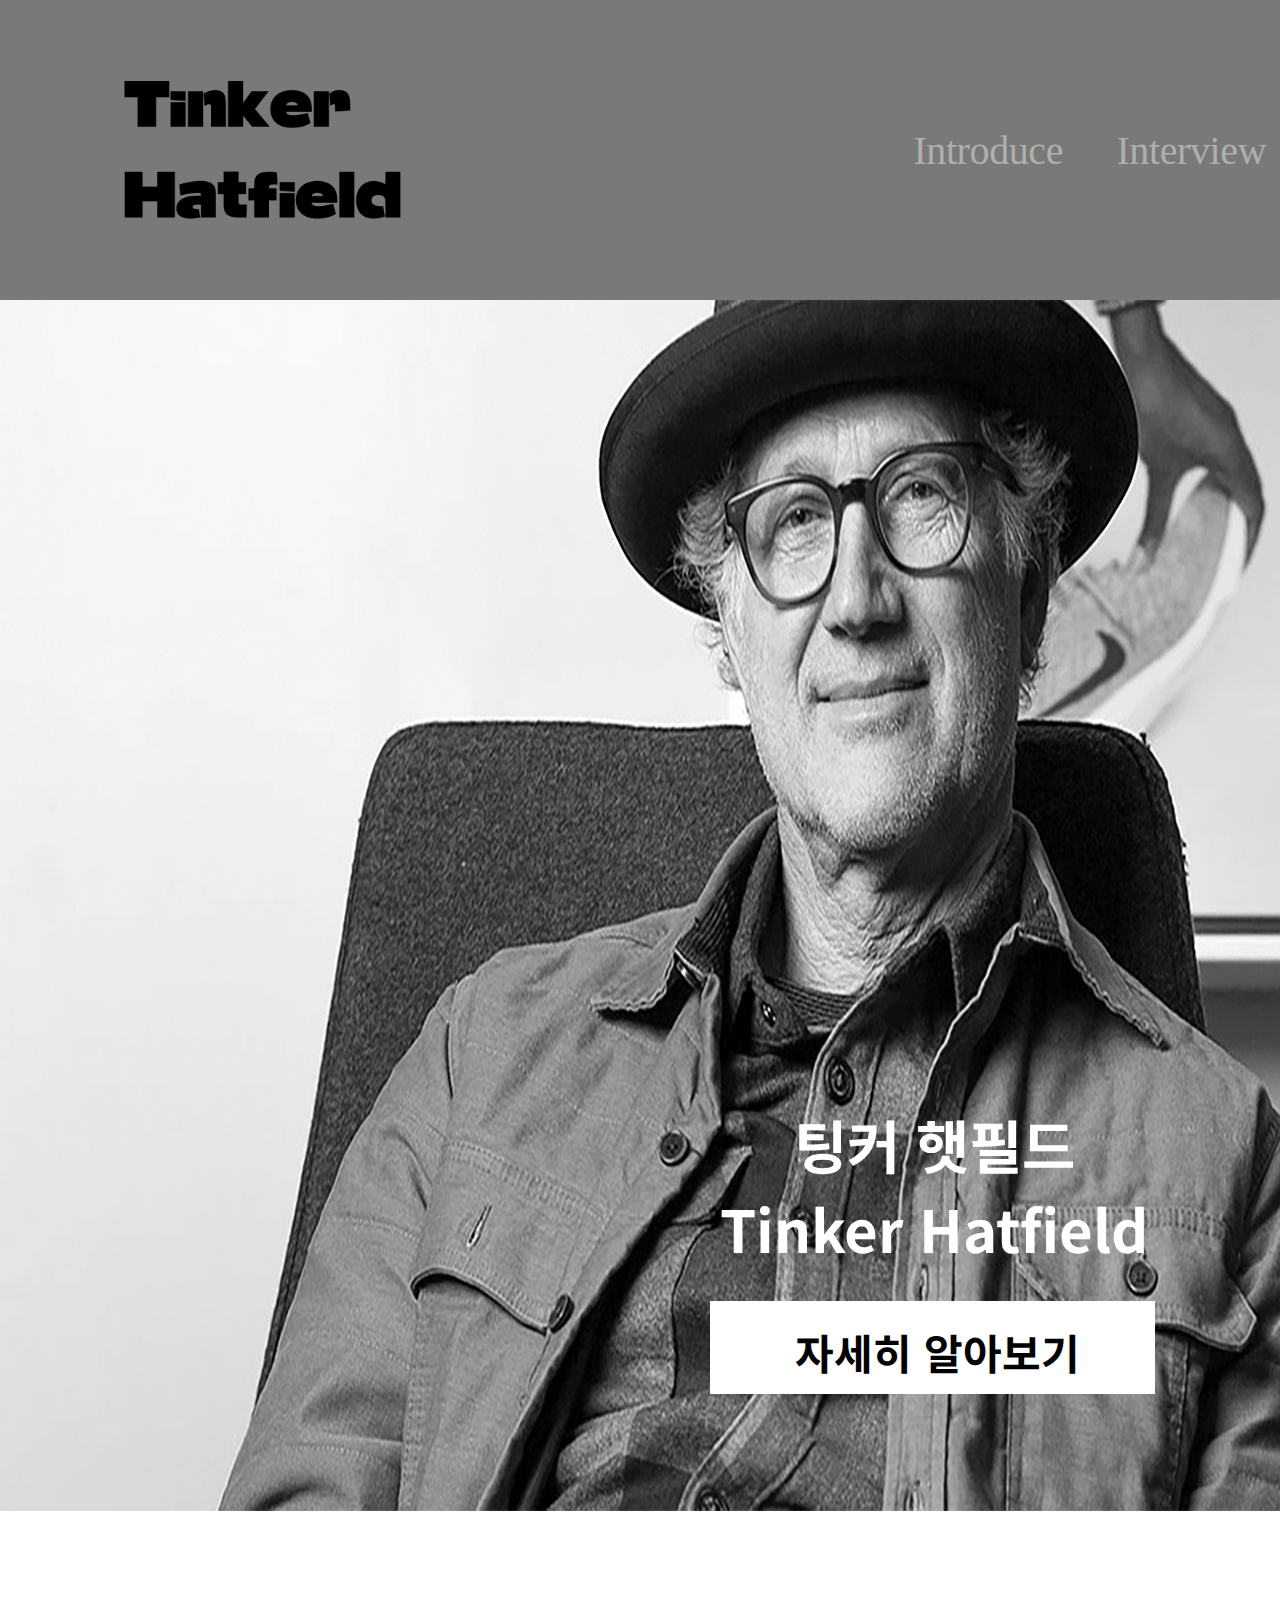
<file: index.html>
<!DOCTYPE html>
<html lang="ko">
<head>
    <meta charset="UTF-8">
    <meta name="viewport" content="width=device-width, initial-scale=1.0">
    <title>tinker hatfield</title>
    <link rel="stylesheet" href="style.css">
    <link href="https://unpkg.com/aos@2.3.1/dist/aos.css" rel="stylesheet">
    <link rel="shortcut icon" href="img/favicon.ico" type="image/x-icon">
    <link rel="icon" href="img/favicon.ico" type="image/x-icon">
    <link href="https://fonts.googleapis.com/css2?family=Noto+Sans+KR:wght@400;500;700&display=swap" rel="stylesheet">
    <meta property="og:url" content="https://hyungjun0613.github.io/web/">
    <meta property="og:title" content="나이키의 디자이너 팅커 햇필드"/>
    <meta property="og:type" content="website"/>
    <meta property="og:image" content="https://search.pstatic.net/common/?src=http%3A%2F%2Fblogfiles.naver.net%2F20160303_118%2Fagassiyo_14569672225864YWdK_JPEG%2F8.JPG&type=sc960_832"/>
    <meta property="og:description" content="나이키의 대표적인 디자이너"/>
</head>
<body>
    <header>
        <div class="navigation"></div>
          <h1>
              <a href="index.html"><img src="img/제목 없음-6.png" alt="logo">
          </h1>
          <nav>
              <ul>
                  <li><a href="sub01.html">Introduce</a></li>
                  <li><a href="sub05.html">Interview</a></li>
                  <li><a href="sub02.html">Air Max</a></li>
                  <li><a href="sub03.html">Air Jordan</a></li>
                  <li><a href="sub04.html">Air Mag</a></li>
              </ul>
          </nav>
        </div>
    </header>
        <div class="wrap1" data-aos="fade-down">
             <div class="box1">
               <div class="text1">팅커 햇필드</div>
               <div class="text2">Tinker Hatfield</div>
             </div>
             <div class="box2">
                <div class="text2_1">자세히 알아보기</div>
             </div>
        </div>
        <div class="box3" data-aos="fade-down">
            <div class="text3">"디자이너는 개인의 표현보다 타인의 문제를<br>
                해결하는 것이 최우선이다."</div>
        </div>
        <div class="box4" data-aos="fade-down">
            <div class="sbox4_1"><img src="img/팅커햇필드2.png" alt="img1"></div>
            <div class="sbox4_2"><img src="img/패스 1.png" alt="path1"></div>
                <div class="text4">Interview</div>
                <div class="text4_1">팅커햇필드<br>Tinker Hatfield</div>
                <div class="text4_2">나이키를 구한 디자인, 시대를 앞서간 디자인<br>
                    나이키의 대표적인 디자이너를 만나다.
                </div>
            <div class="sbox4_3">
                <div class="text4_3">자세히 알아보기</div>
            </div>
                   
        </div>
        <div class="box5" data-aos="fade-down">
            <div class="sbox5_1"><img src="img/그룹 1.png" alt="maim img"></div>
            <div class="text5">
                <div class="text5_1">에어맥스 <br>Nike Air Max</div>
                <div class="text5_2">에어조던 <br>Nike Air Jordan</div>
                <div class="text5_3">나이키 맥 <br>Nike Mag</div>
            </div>
            <div class="text6">
                <div class="text6_1">초반 악평이 많았지만<br>
                    결국 사람들에게 사랑받은 디자인</div>
                <div class="text6_2">대표적인 나이키 시리즈<br>
                    나이키를 구한 신발 시리즈</div>
                <div class="text6_3">1987년에 만든 신발<br>
                    시대를 훨씬 앞서간 디자인</div>
            </div>
        </div> 
</body>
<script src="https://unpkg.com/aos@2.3.1/dist/aos.js"></script>
<script>
    AOS.init();
</script>
</html>
</file>
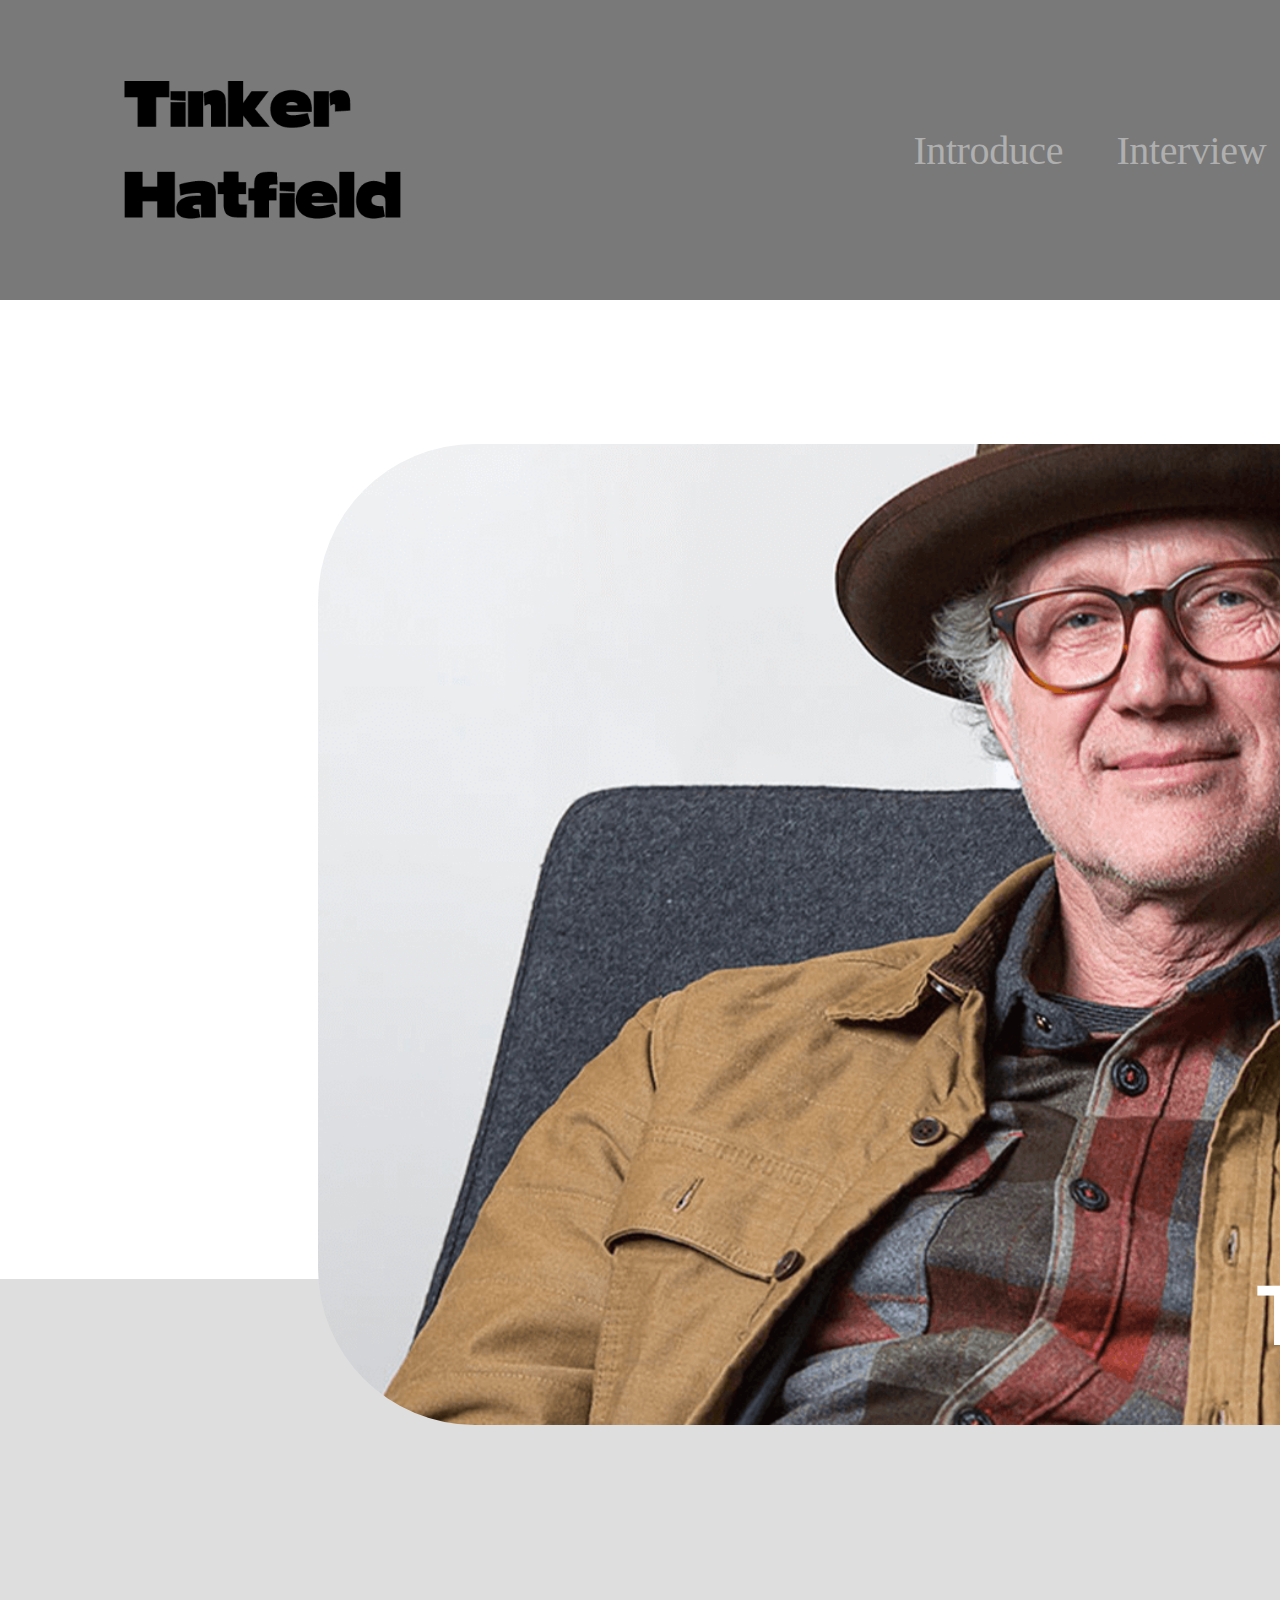
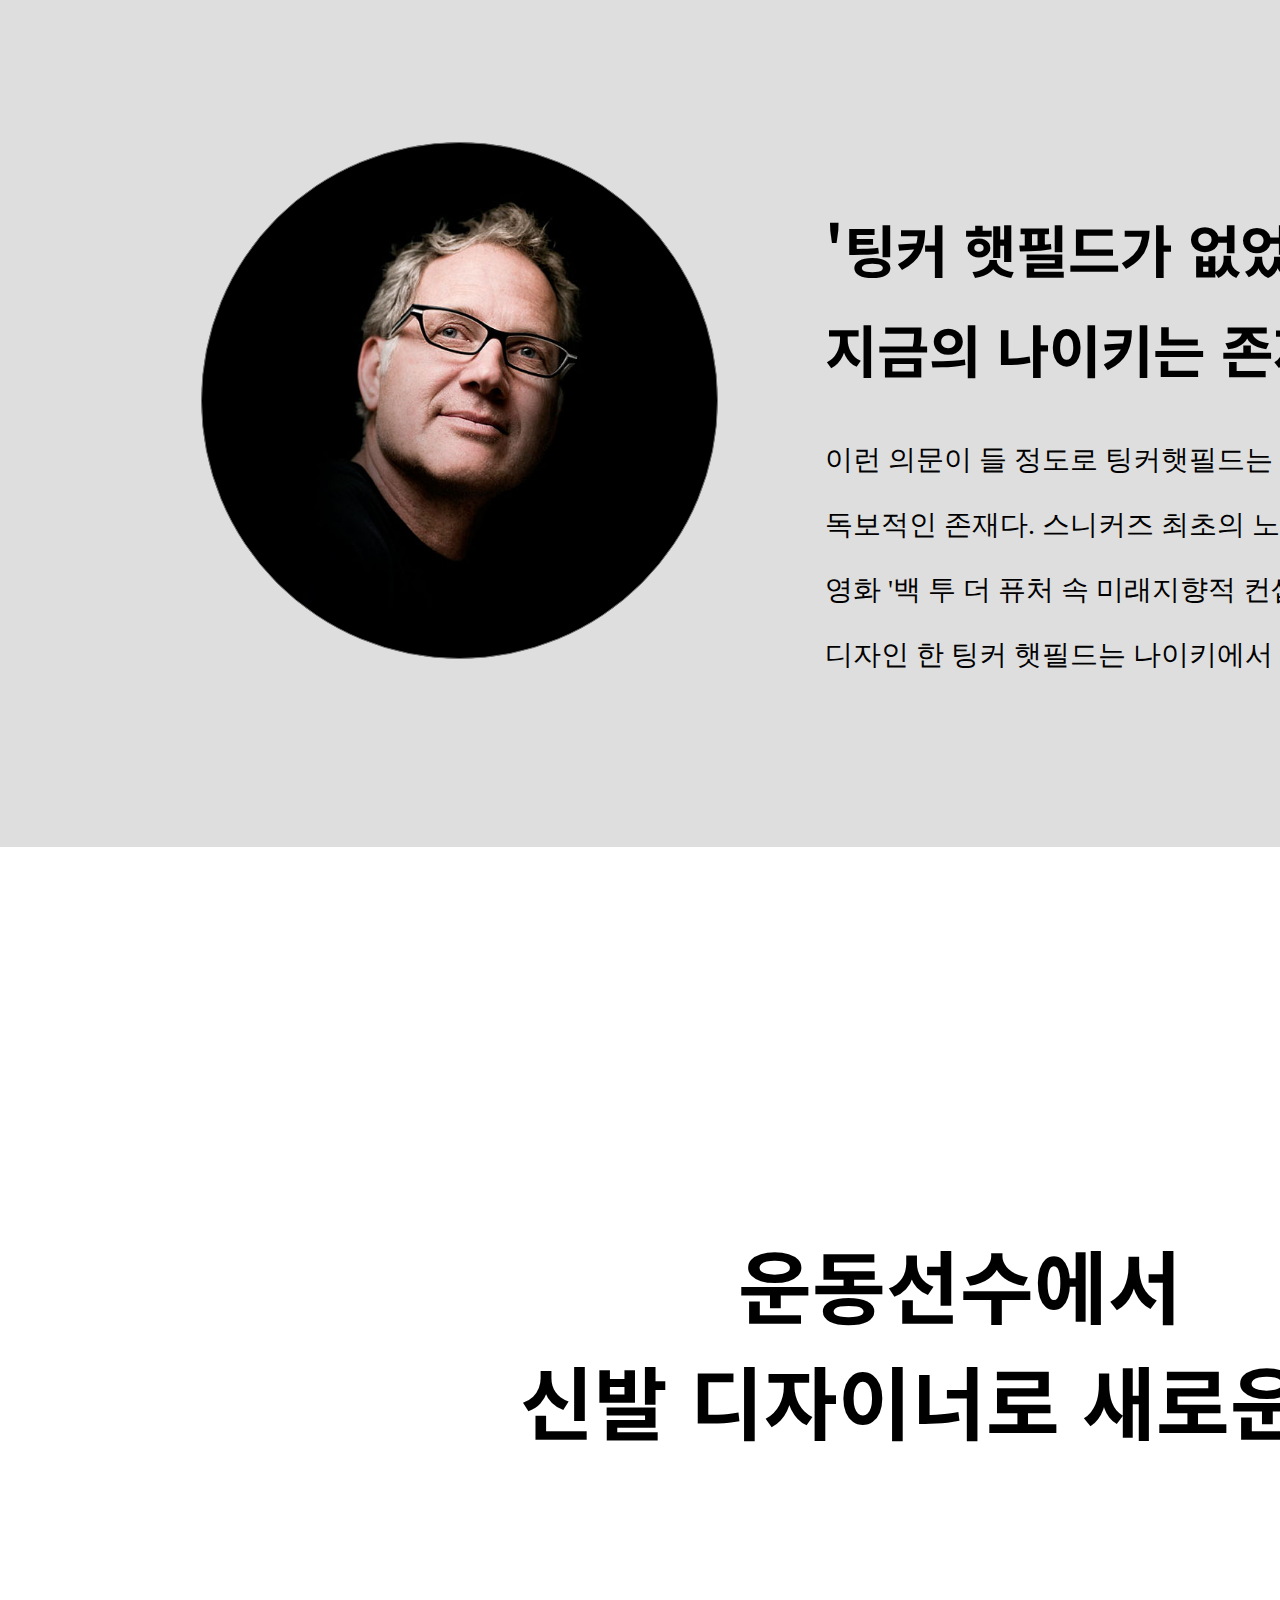
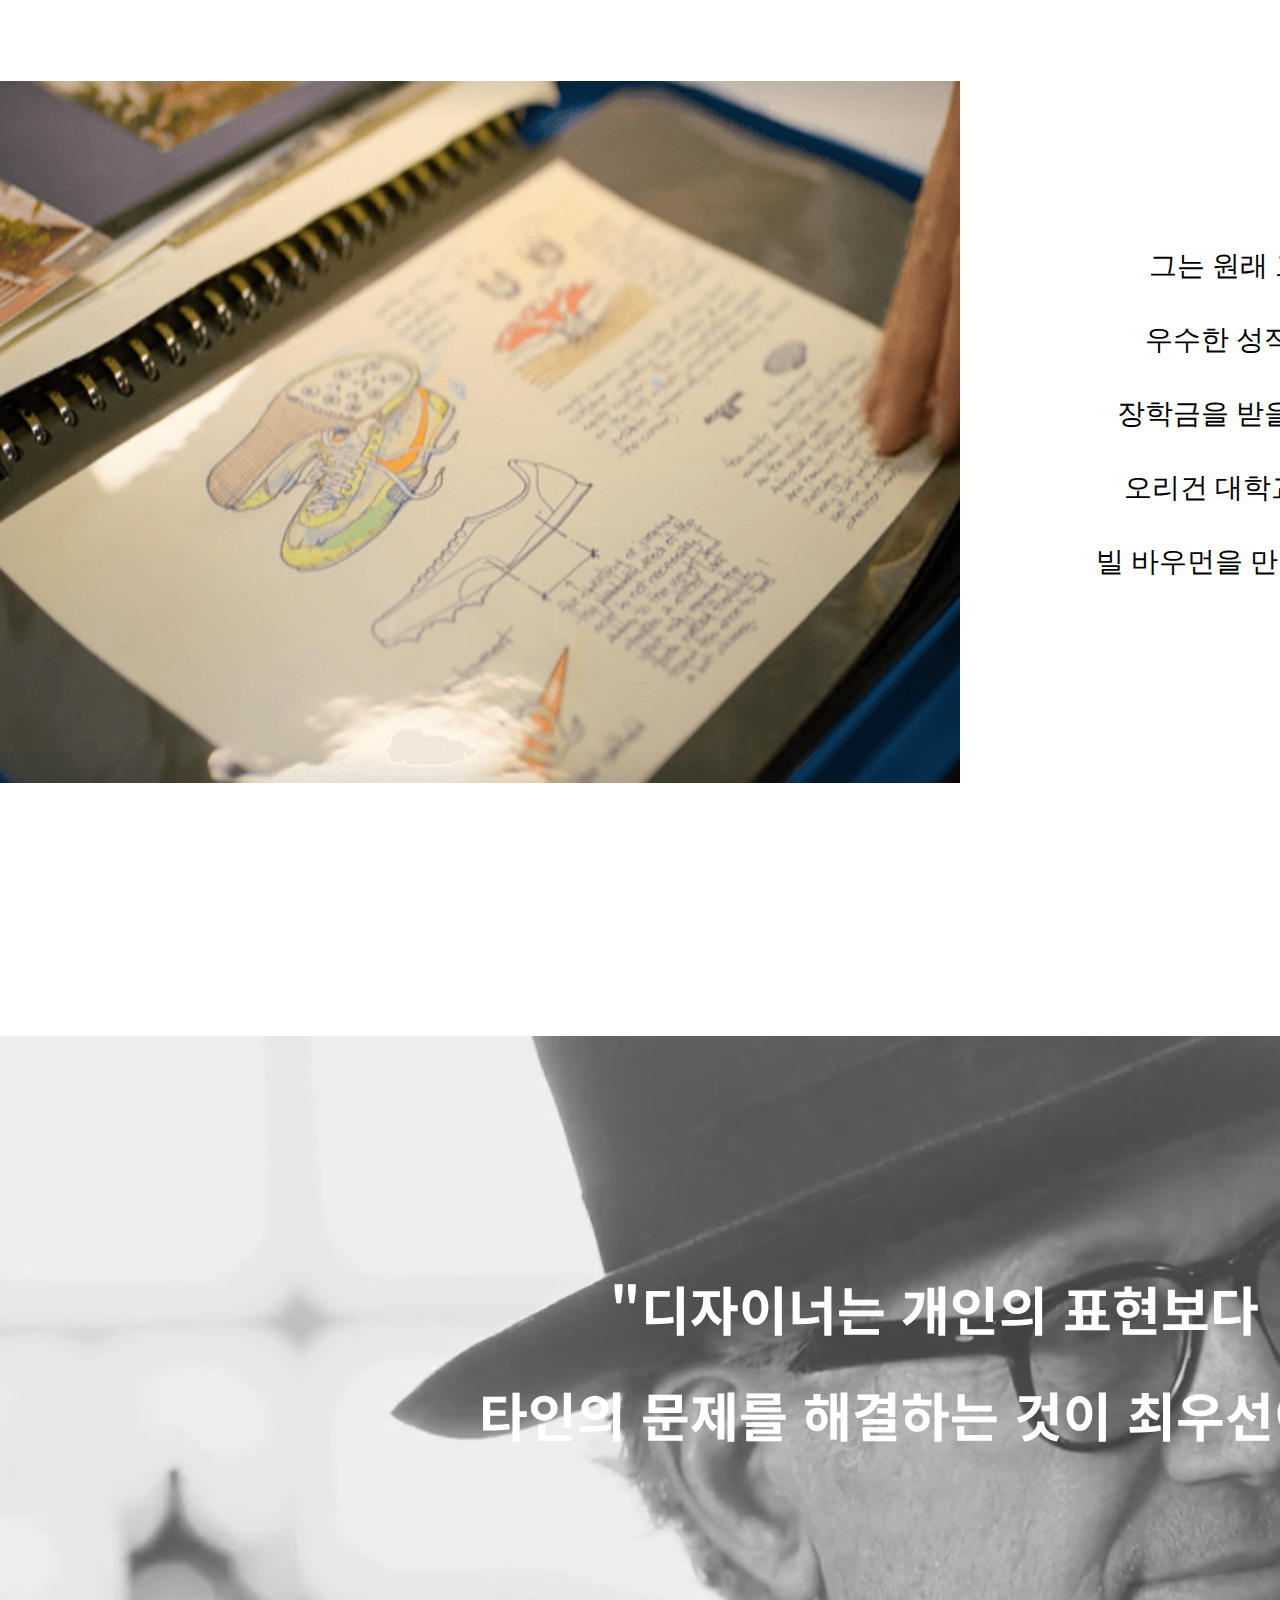
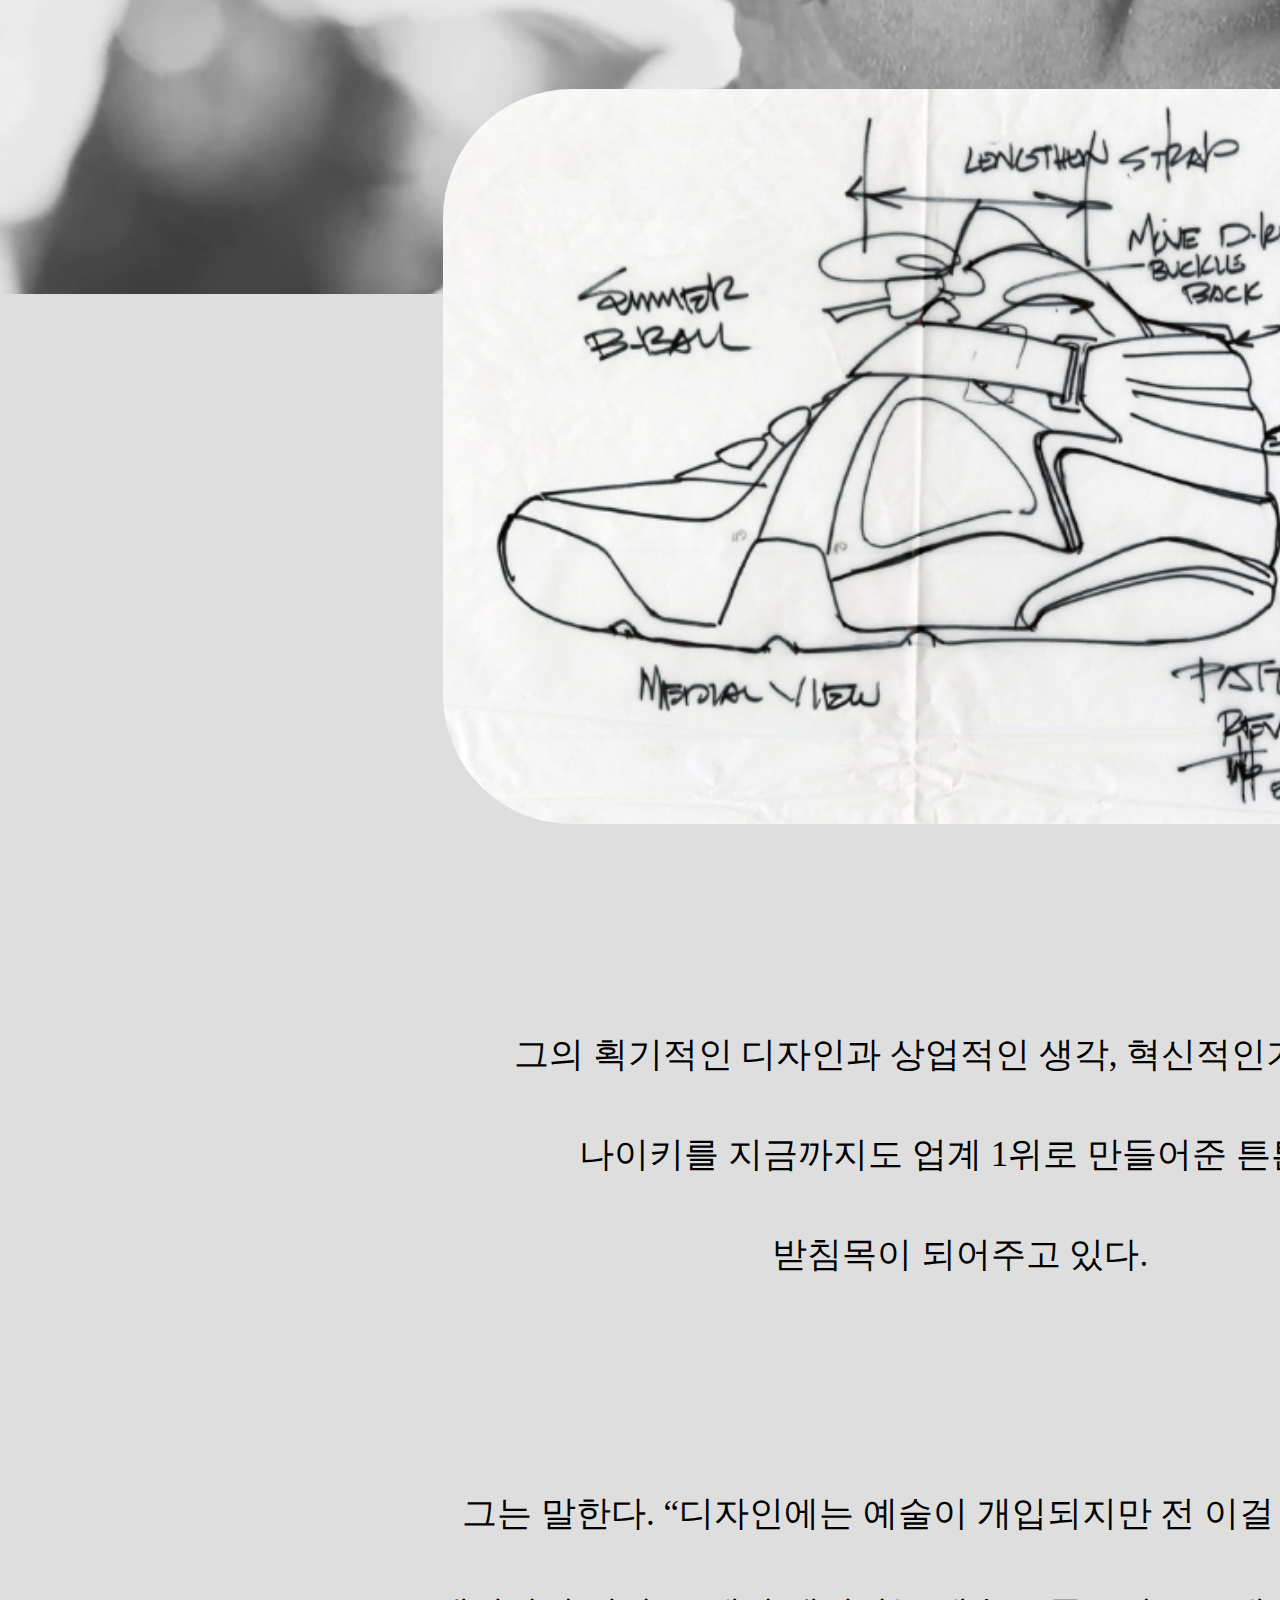
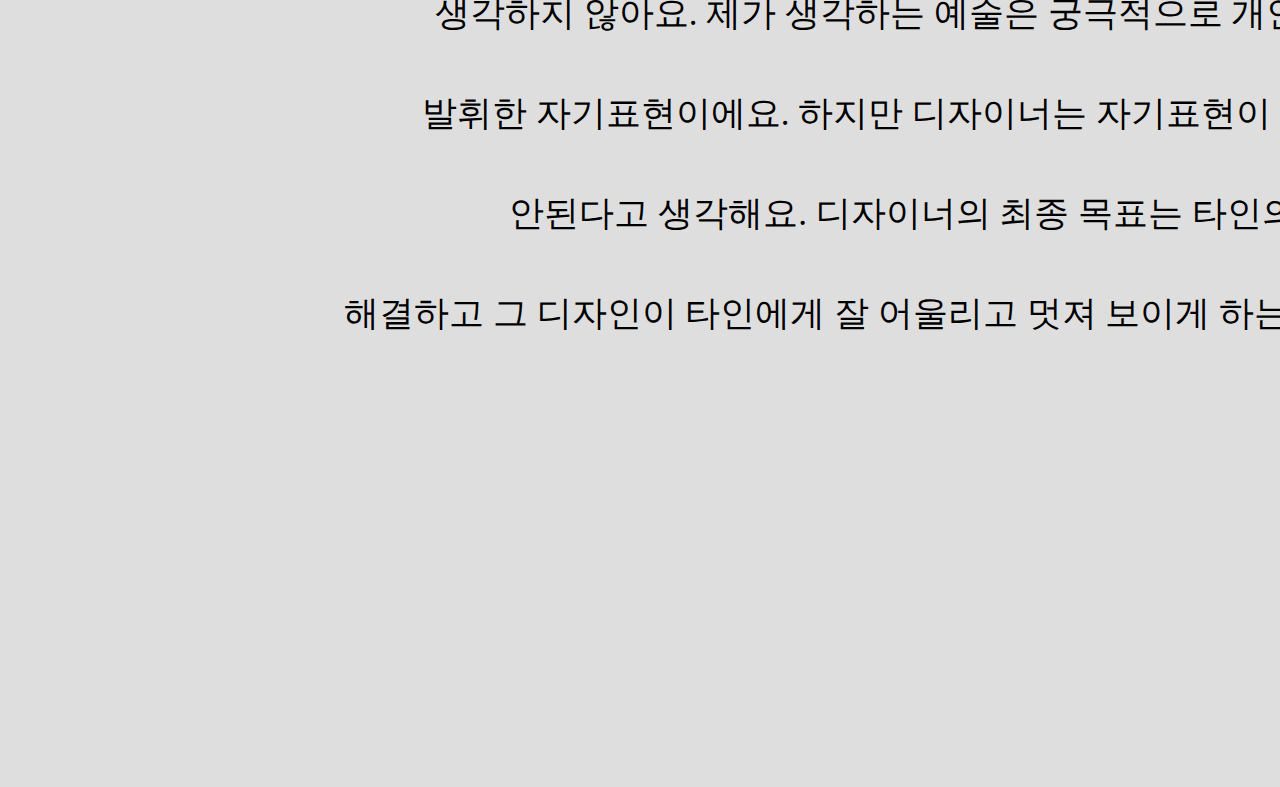
<file: sub01.html>
<!DOCTYPE html>
<html lang="ko">
<head>
    <meta charset="UTF-8">
    <meta name="viewport" content="width=device-width, initial-scale=1.0">
    <title>tinker hatfield</title>
    <link rel="stylesheet" href="sub01_style.css">
    <link href="https://fonts.googleapis.com/css2?family=Noto+Sans+KR:wght@400;500;700&display=swap" rel="stylesheet">
    <link rel="shortcut icon" href="img/favicon.ico" type="image/x-icon">
    <link rel="icon" href="img/favicon.ico" type="image/x-icon">
    <meta property="og:url" content="https://hyungjun0613.github.io/web/">
    <meta property="og:title" content="나이키의 디자이너 팅커 햇필드"/>
    <meta property="og:type" content="website"/>
    <meta property="og:image" content="img/팅커햇필드10.png"/>
    <meta property="og:description" content="나이키의 대표적인 디자이너"/>
</head>
<body>
    <header>
        <div class="navigation"></div>
          <h1>
            <a href="index.html"><img src="img/제목 없음-6.png" alt="logo">
          </h1>
          <nav>
              <ul>
                  <li><a href="sub01.html">Introduce</a></li>
                  <li><a href="sub05.html">Interview</a></li>
                  <li><a href="sub02.html">Air Max</a></li>
                  <li><a href="sub03.html">Air Jordan</a></li>
                  <li><a href="sub04.html">Air Mag</a></li>
              </ul>
          </nav>
        </div>
    </header>
    <section>
         <div class="box1">
             <div class="box1_1"></div>
             <div class="box1_2">팅커 햇필드 <br>Tinker Hatfield</div>
         </div>
         <div class="box2"></div>
         <div class="box3">
             <div class="box3_1"></div>
             <div class="text3_1">'팅커 햇필드가 없었다면 <br>지금의 나이키는 존재했을까?'</div>
             <div class="text3_2">이런 의문이 들 정도로 팅커햇필드는 디자인과 마케팅 분야에 있어<br>독보적인 존재다. 스니커즈 최초의 노출형 에어 줌 장착 (Air Max 1),<br>영화 '백 투 더 퓨처 속 미래지향적 컨셉 신발, 전설적인 조던 시리즈까지<br>디자인 한 팅커 햇필드는 나이키에서 매우 중요한 인물이자 디자이너다.</div>
        </div>
        <div class="box4">
            <div class="box4_1">운동선수에서 <br>신발 디자이너로 새로운 삶</div>
            <div class="box4_2"></div>
            <div class="box4_3">그는 원래 고교 시절까지 장대 높이 뛰기 운동선수였다<br> 
                우수한 성적을 가진 그는 오리건 대학교 입학 시절 전액<br> 
                장학금을 받을 만큼 재능이 뛰어난 운동선수였다. 대학 시절<br> 
                오리건 대학교의 육상부 코치이자 나이키의 공동 창업자인 <br>
                빌 바우먼을 만나게 된다. 하지만 그는 운동 도중 부상으로 인해<br> 
                선수 생활을 마감했다.</div>
            <div class="box5">
                <div class="box5_1">"디자이너는 개인의 표현보다<br>타인의 문제를
                해결하는 것이 최우선이다.</div>
                <div class="box5_2"></div>
            </div>
            <div class="box6">
                <div class="text6_1">그의 획기적인 디자인과 상업적인 생각, 혁신적인기술력은<br>
                    나이키를 지금까지도 업계 1위로 만들어준 튼튼한 <br>
                    받침목이 되어주고 있다.</div>
                <div class="text6_2">그는 말한다. “디자인에는 예술이 개입되지만 전 이걸 예술이라고 <br>
                    생각하지 않아요. 제가 생각하는 예술은 궁극적으로 개인의 창의력을 <br>
                    발휘한 자기표현이에요. 하지만 디자이너는 자기표현이 목표가 되어선 <br>
                    안된다고 생각해요. 디자이너의 최종 목표는 타인의 문제를 <br>
                    해결하고 그 디자인이 타인에게 잘 어울리고 멋져 보이게 하는 거라고 생각해요.”</div>
            </div>
        </div>
    </section>

</body>
</html>
</file>
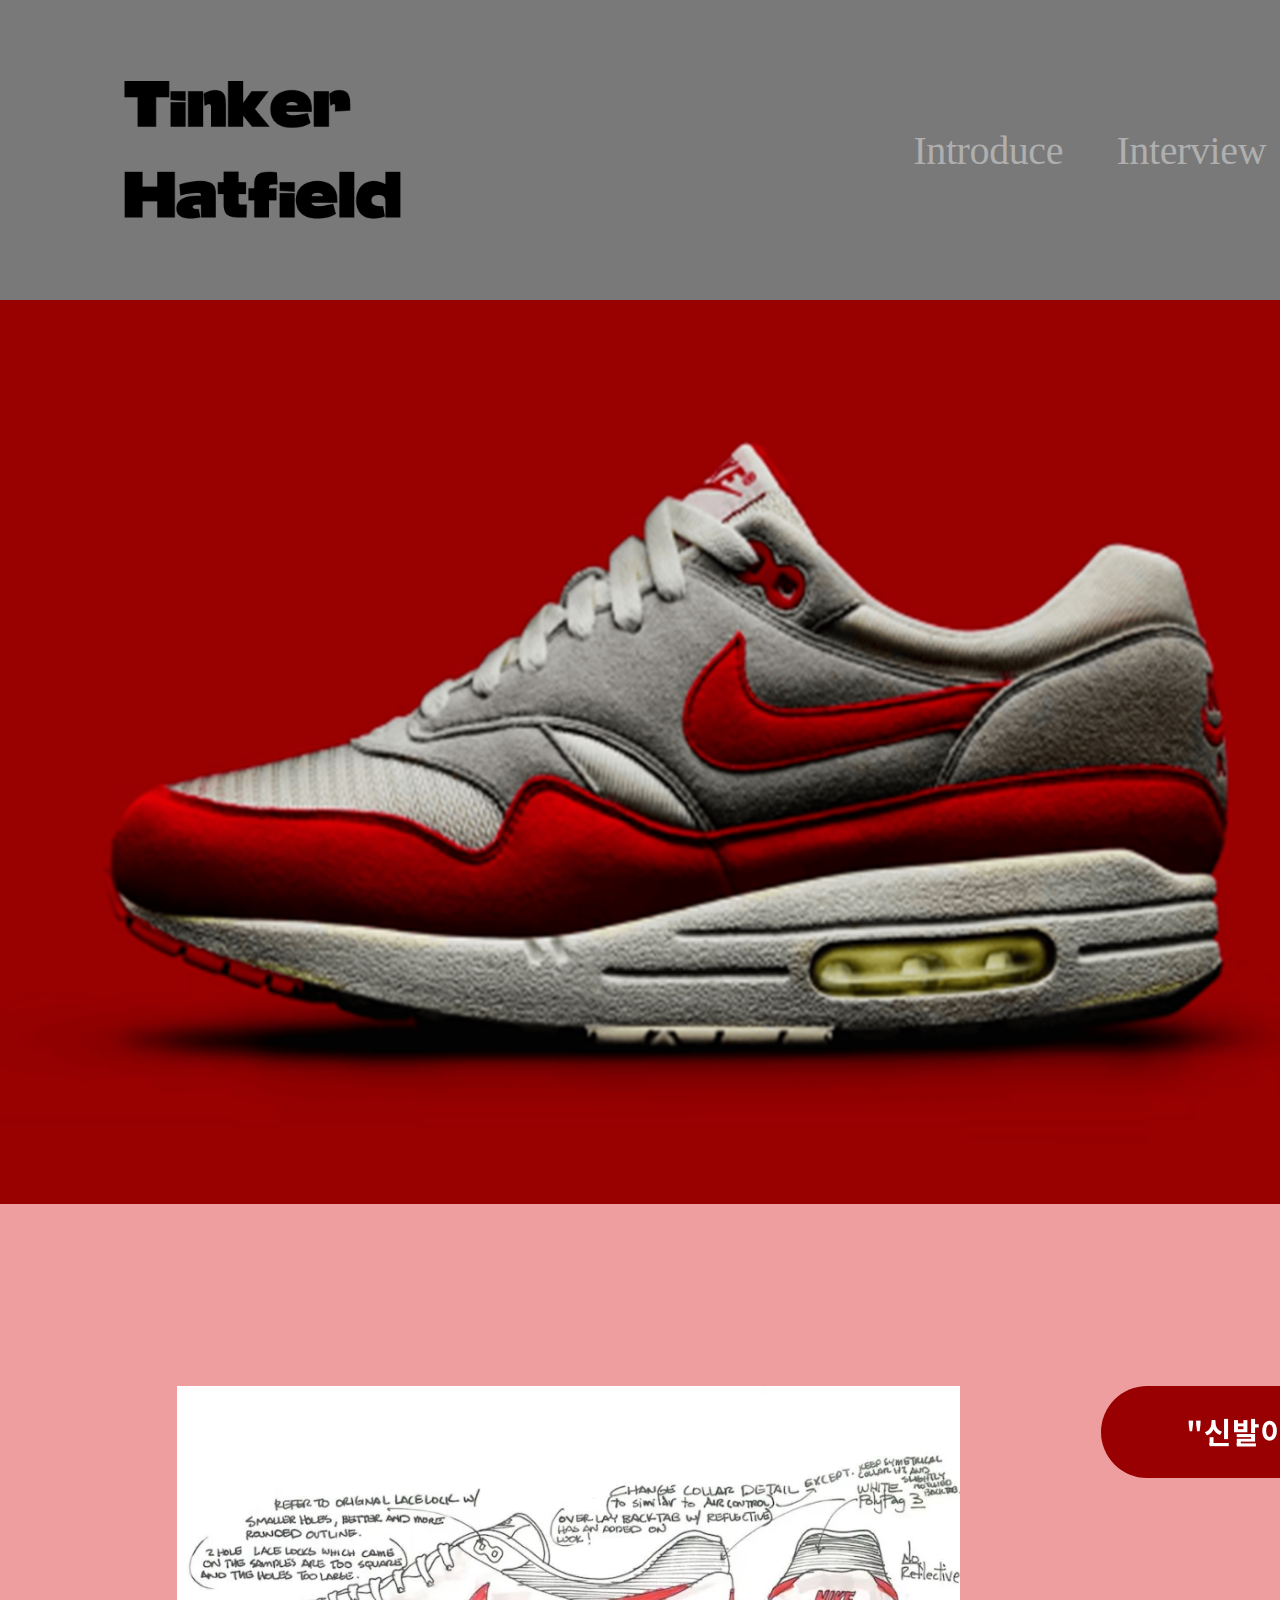
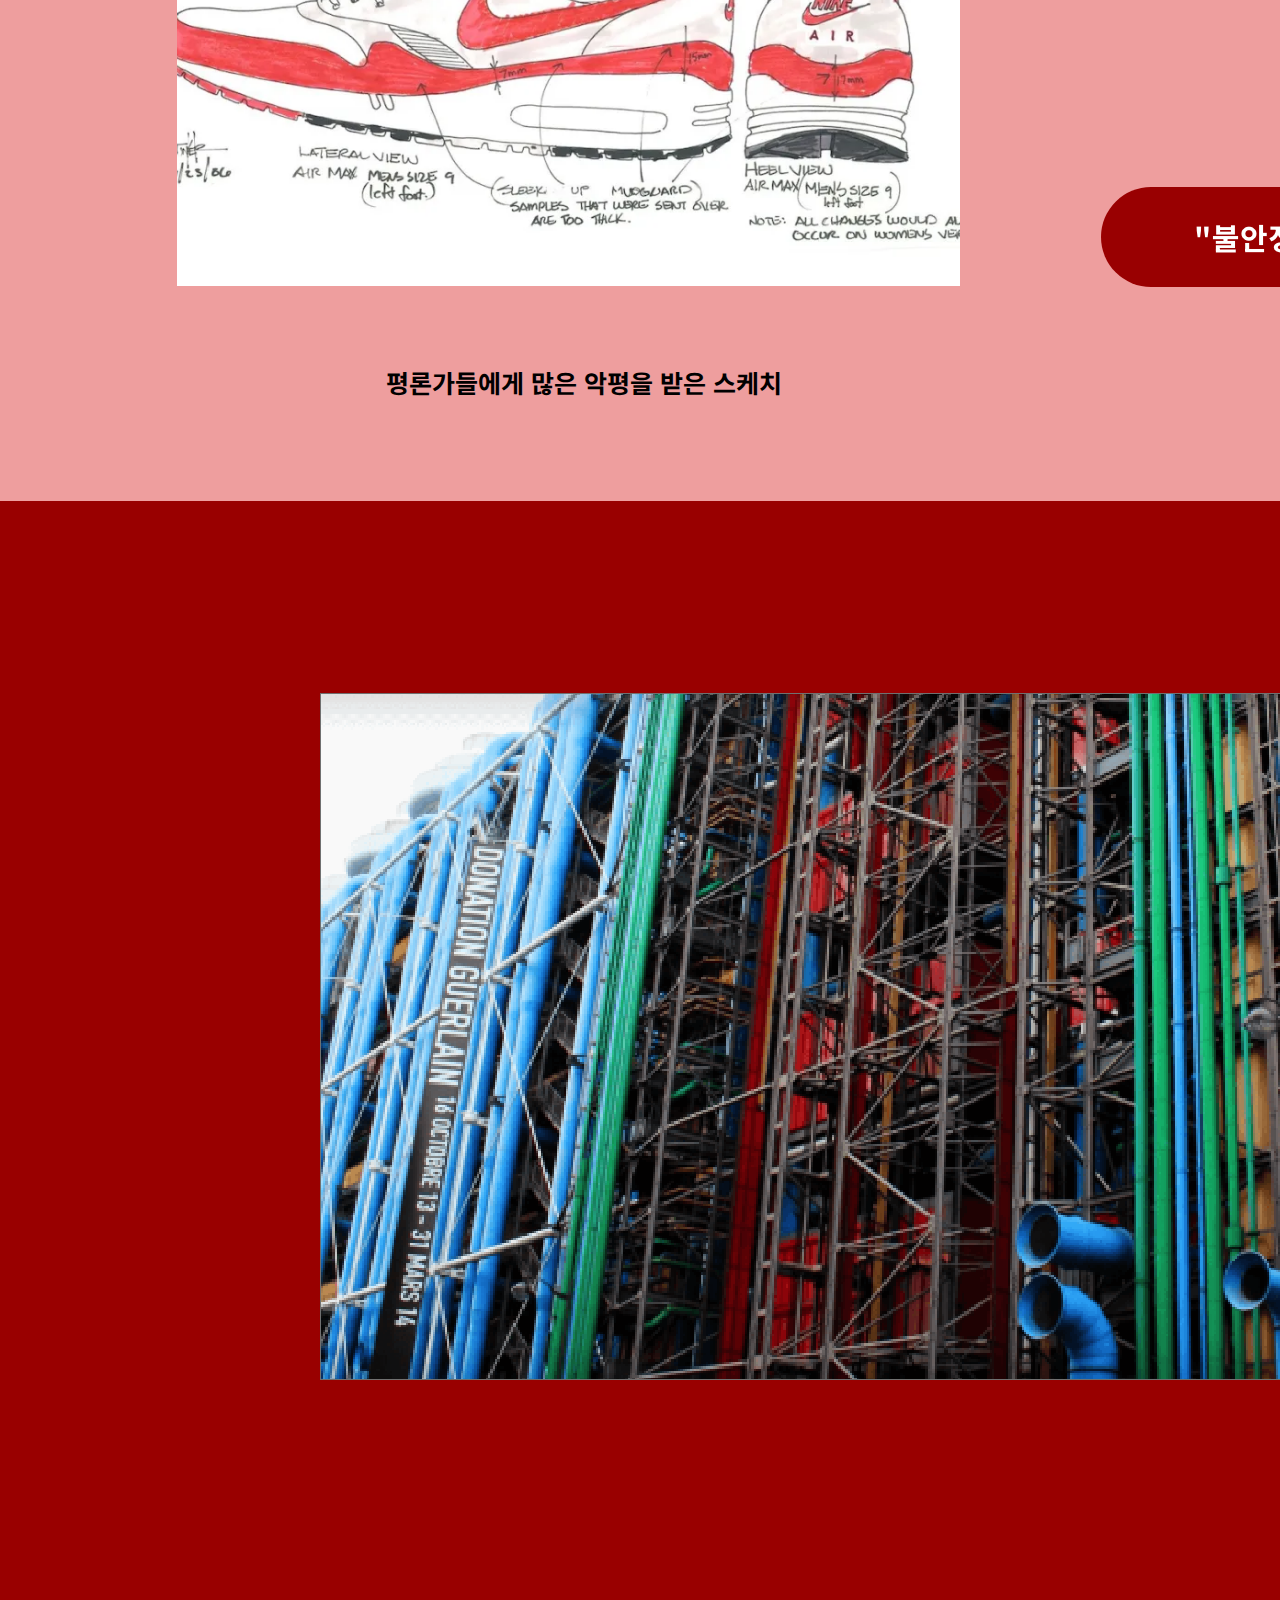
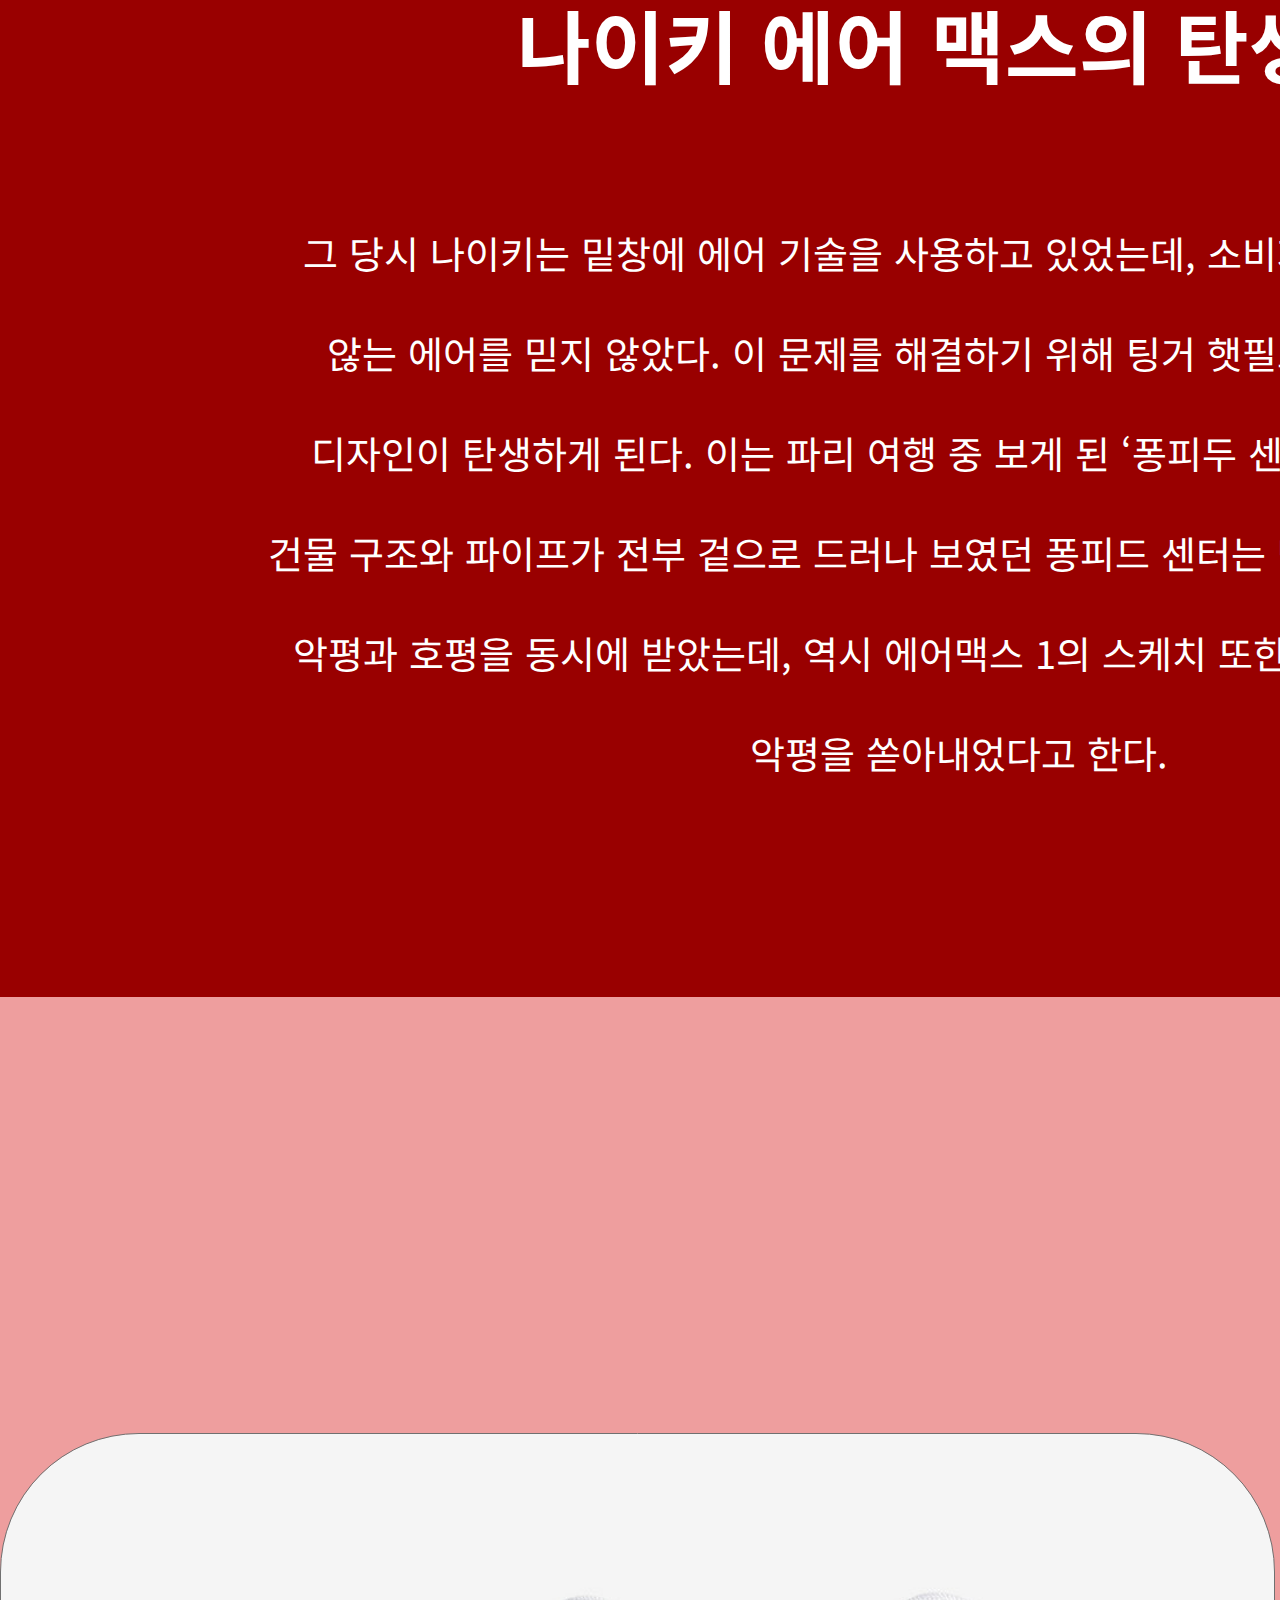
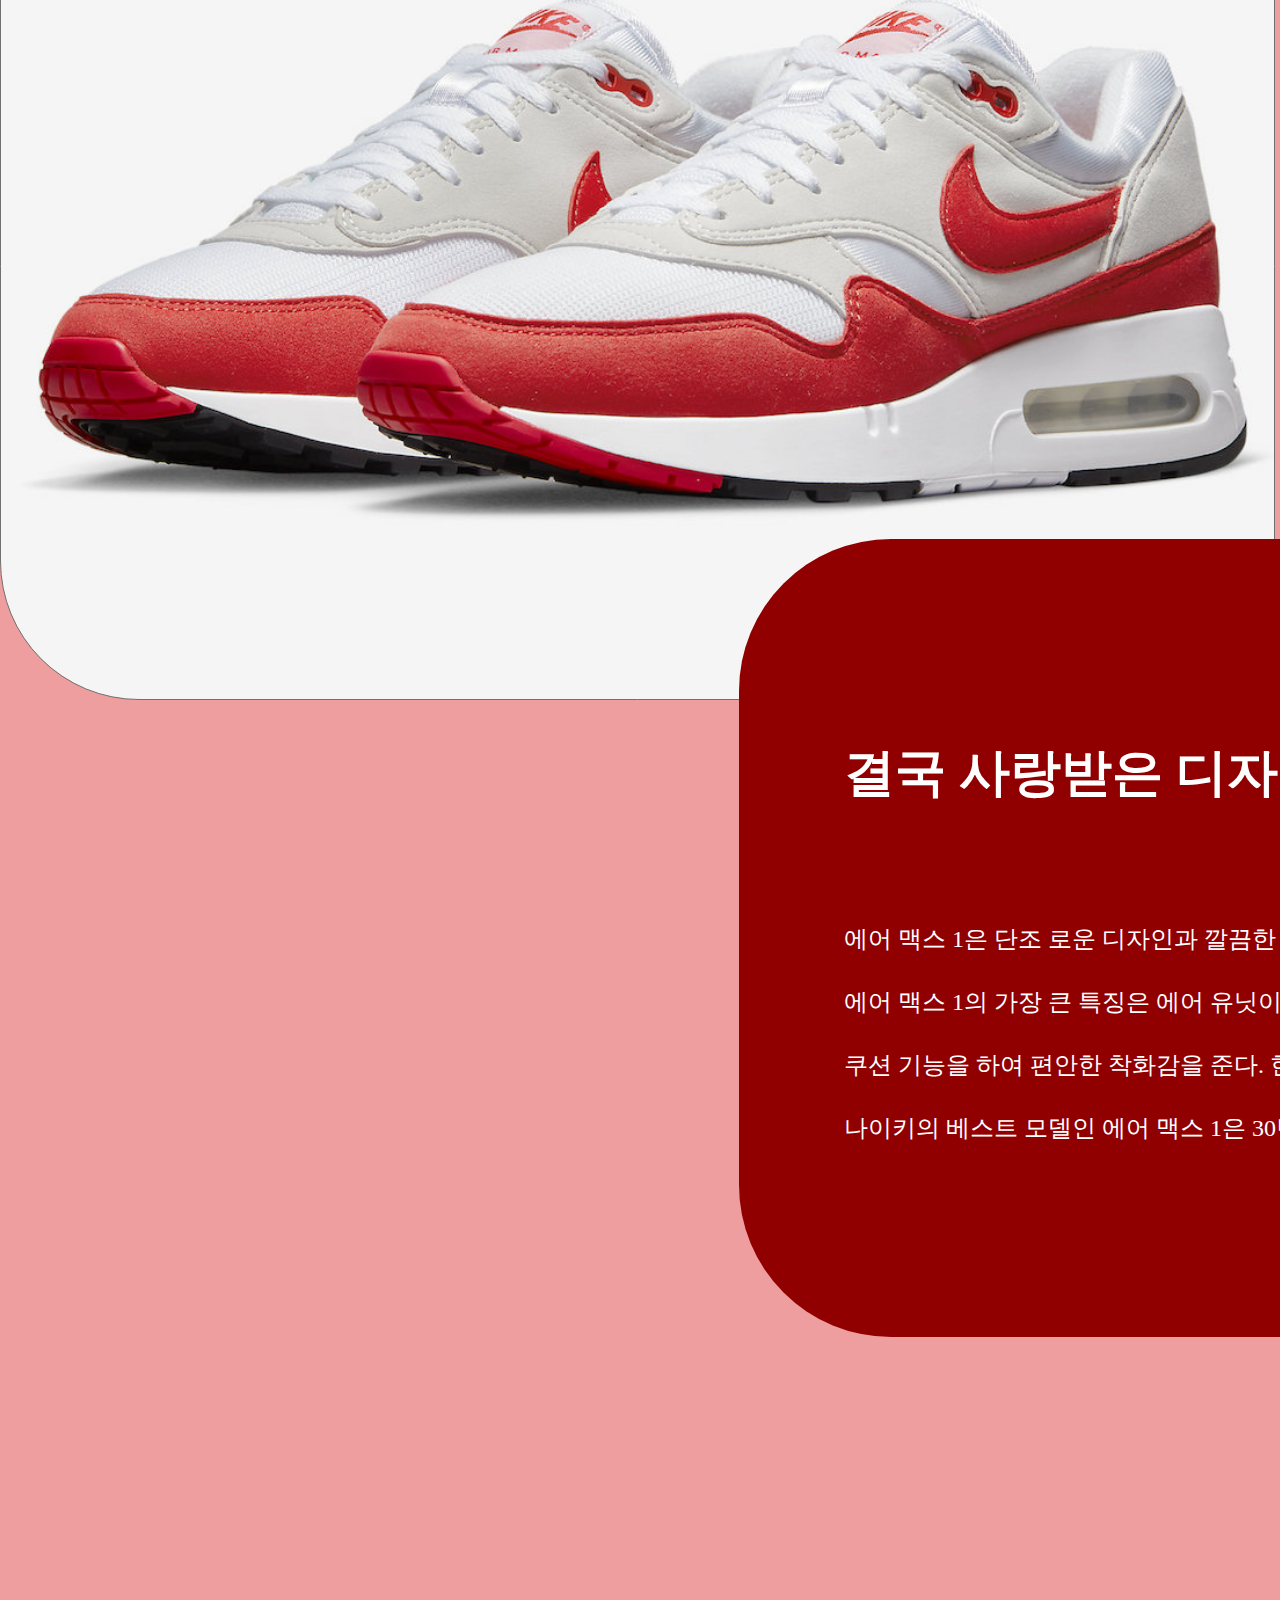
<file: sub02.html>
<!DOCTYPE html>
<html lang="ko">
<head>
    <meta charset="UTF-8">
    <meta name="viewport" content="width=device-width, initial-scale=1.0">
    <title>Tinker Hatfield</title>
    <link rel="stylesheet" href="sub02_style.css">
    <link href="https://fonts.googleapis.com/css2?family=Noto+Sans+KR:wght@400;500;700&display=swap" rel="stylesheet">
    <link rel="shortcut icon" href="img/favicon.ico" type="image/x-icon">
    <link rel="icon" href="img/favicon.ico" type="image/x-icon">
    <meta property="og:url" content="https://hyungjun0613.github.io/web/">
    <meta property="og:title" content="나이키의 디자이너 팅커 햇필드"/>
    <meta property="og:type" content="website"/>
    <meta property="og:image" content="img/팅커햇필드10.png"/>
    <meta property="og:description" content="나이키의 대표적인 디자이너"/>
</head>
<body>
    <header>
        <div class="navigation"></div>
          <h1>
            <a href="index.html"><img src="img/제목 없음-6.png" alt="logo">
          </h1>
          <nav>
              <ul>
                  <li><a href="sub01.html">Introduce</a></li>
                  <li><a href="sub05.html">Interview</a></li>
                  <li><a href="sub02.html">Air Max</a></li>
                  <li><a href="sub03.html">Air Jordan</a></li>
                  <li><a href="sub04.html">Air Mag</a></li>
              </ul>
          </nav>
        </div>
    </header>
    <section>
        <div class="box1">
            <div class="text1_1">에어 맥스<br>Air Max</div>
        </div>
        <div class="box2">
            <div class="box2_1"></div>
            <div class="box2_2"></div>
            <div class="text2_3">평론가들에게 많은 악평을 받은 스케치</div>
        </div>
        <div class="box3">
            <div class="box3_1"></div>
            <div class="text3_2">나이키 에어 맥스의 탄생</div>
            <div class="text3_3">그 당시 나이키는 밑창에 에어 기술을 사용하고 있었는데, 소비자들은 눈으로 보이지<br>
                않는 에어를 믿지 않았다. 이 문제를 해결하기 위해 팅거 햇필드의 노출형 에어 줌<br>
                디자인이 탄생하게 된다. 이는 파리 여행 중 보게 된 ‘퐁피두 센터’에서 영감받은 것. <br>
                건물 구조와 파이프가 전부 겉으로 드러나 보였던 퐁피드 센터는 당시 프랑스 사람들에게 <br>
               악평과 호평을 동시에 받았는데, 역시 에어맥스 1의 스케치 또한 나이키의 경영진들도 <br>
               악평을 쏟아내었다고 한다.</div>
        </div>
        <div class="box4">
            <div class="box4_1"></div>
            <div class="box4_2"></div>
            <div class="text4_3">결국 사랑받은 디자인 에어맥스 1</div>
            <div class="text4_4">에어 맥스 1은 단조 로운 디자인과 깔끔한 쉐잎으로 디자인 된 신발이다. <br>
                에어 맥스 1의 가장 큰 특징은 에어 유닛이 외부로 노출되어 있으며, 충격 흡수 및 <br>
                쿠션 기능을 하여 편안한 착화감을 준다.  현재까지 많은 사람들이 사랑하는 신발이자 <br>
                 나이키의 베스트 모델인 에어 맥스 1은 30년이 지난 지금에도 디자인 변화가 없다.</div>
        </div>
    </section>
</body>
</html>
</file>
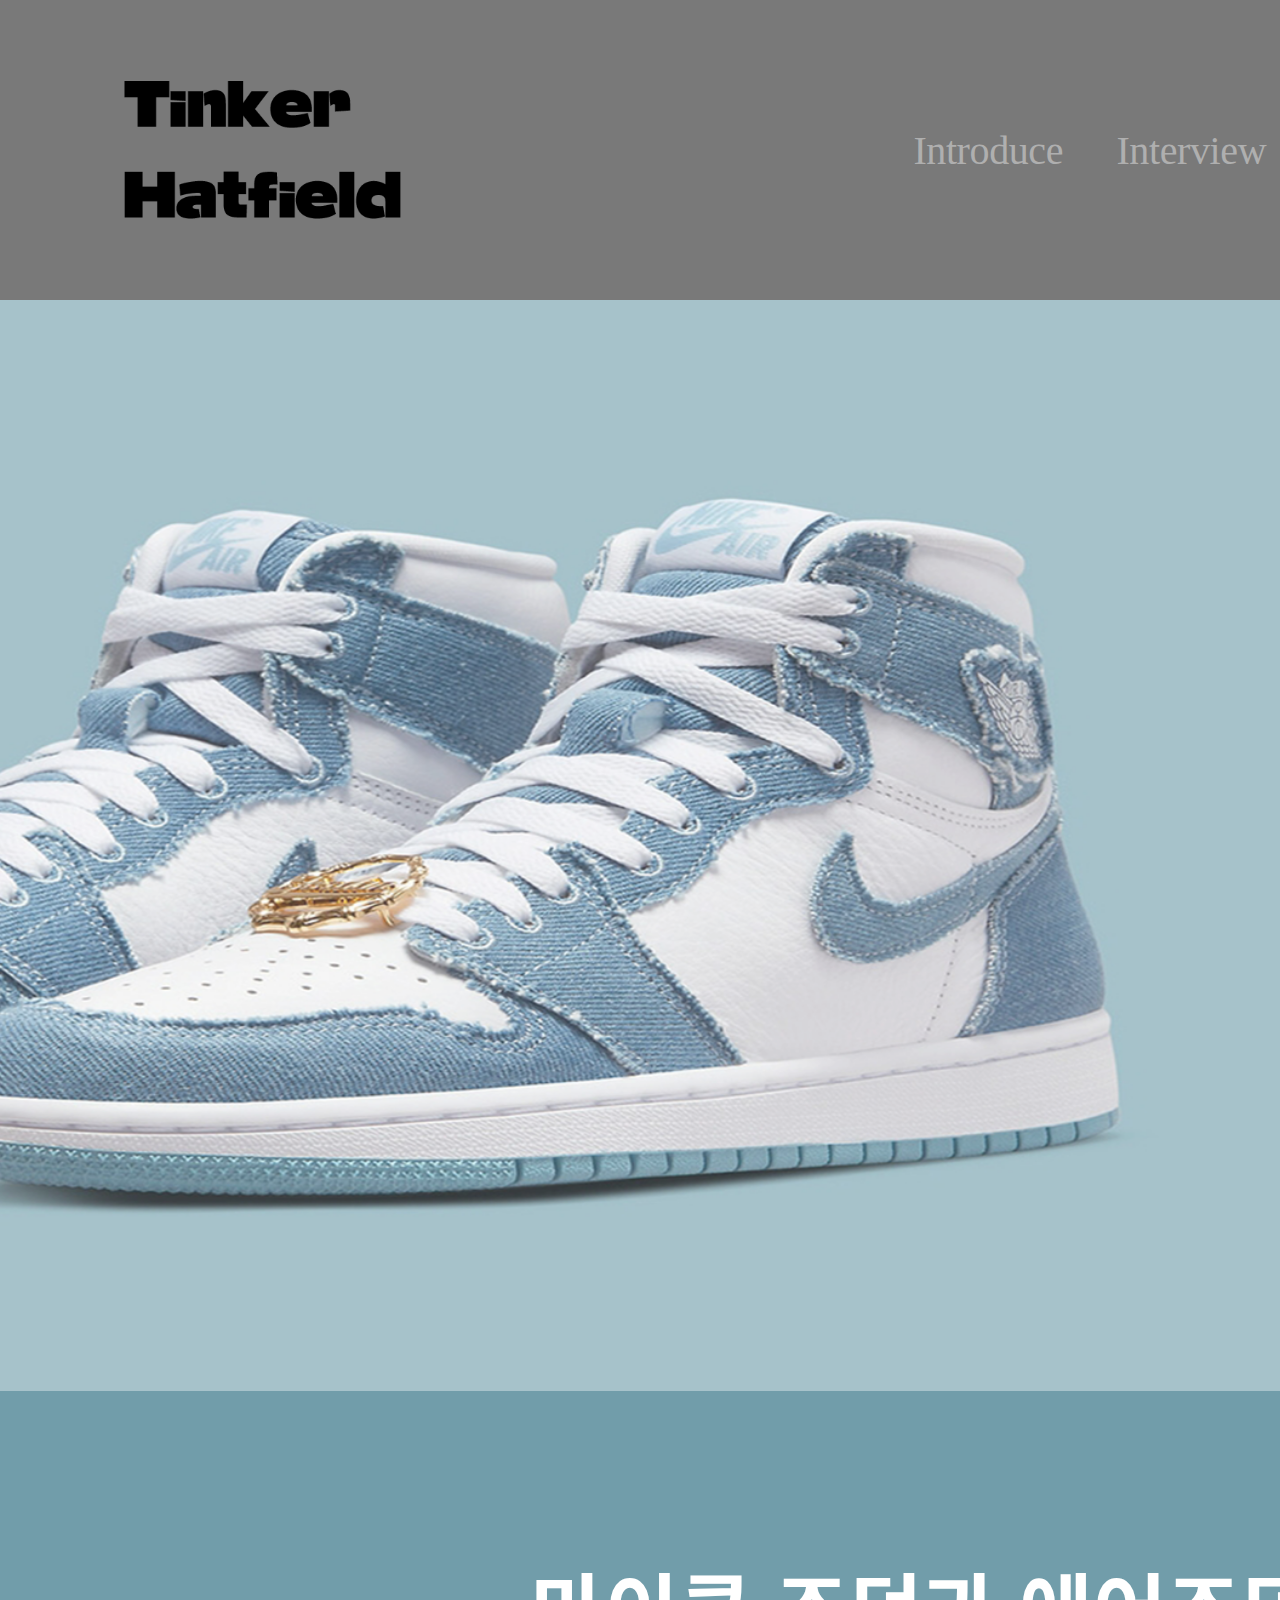
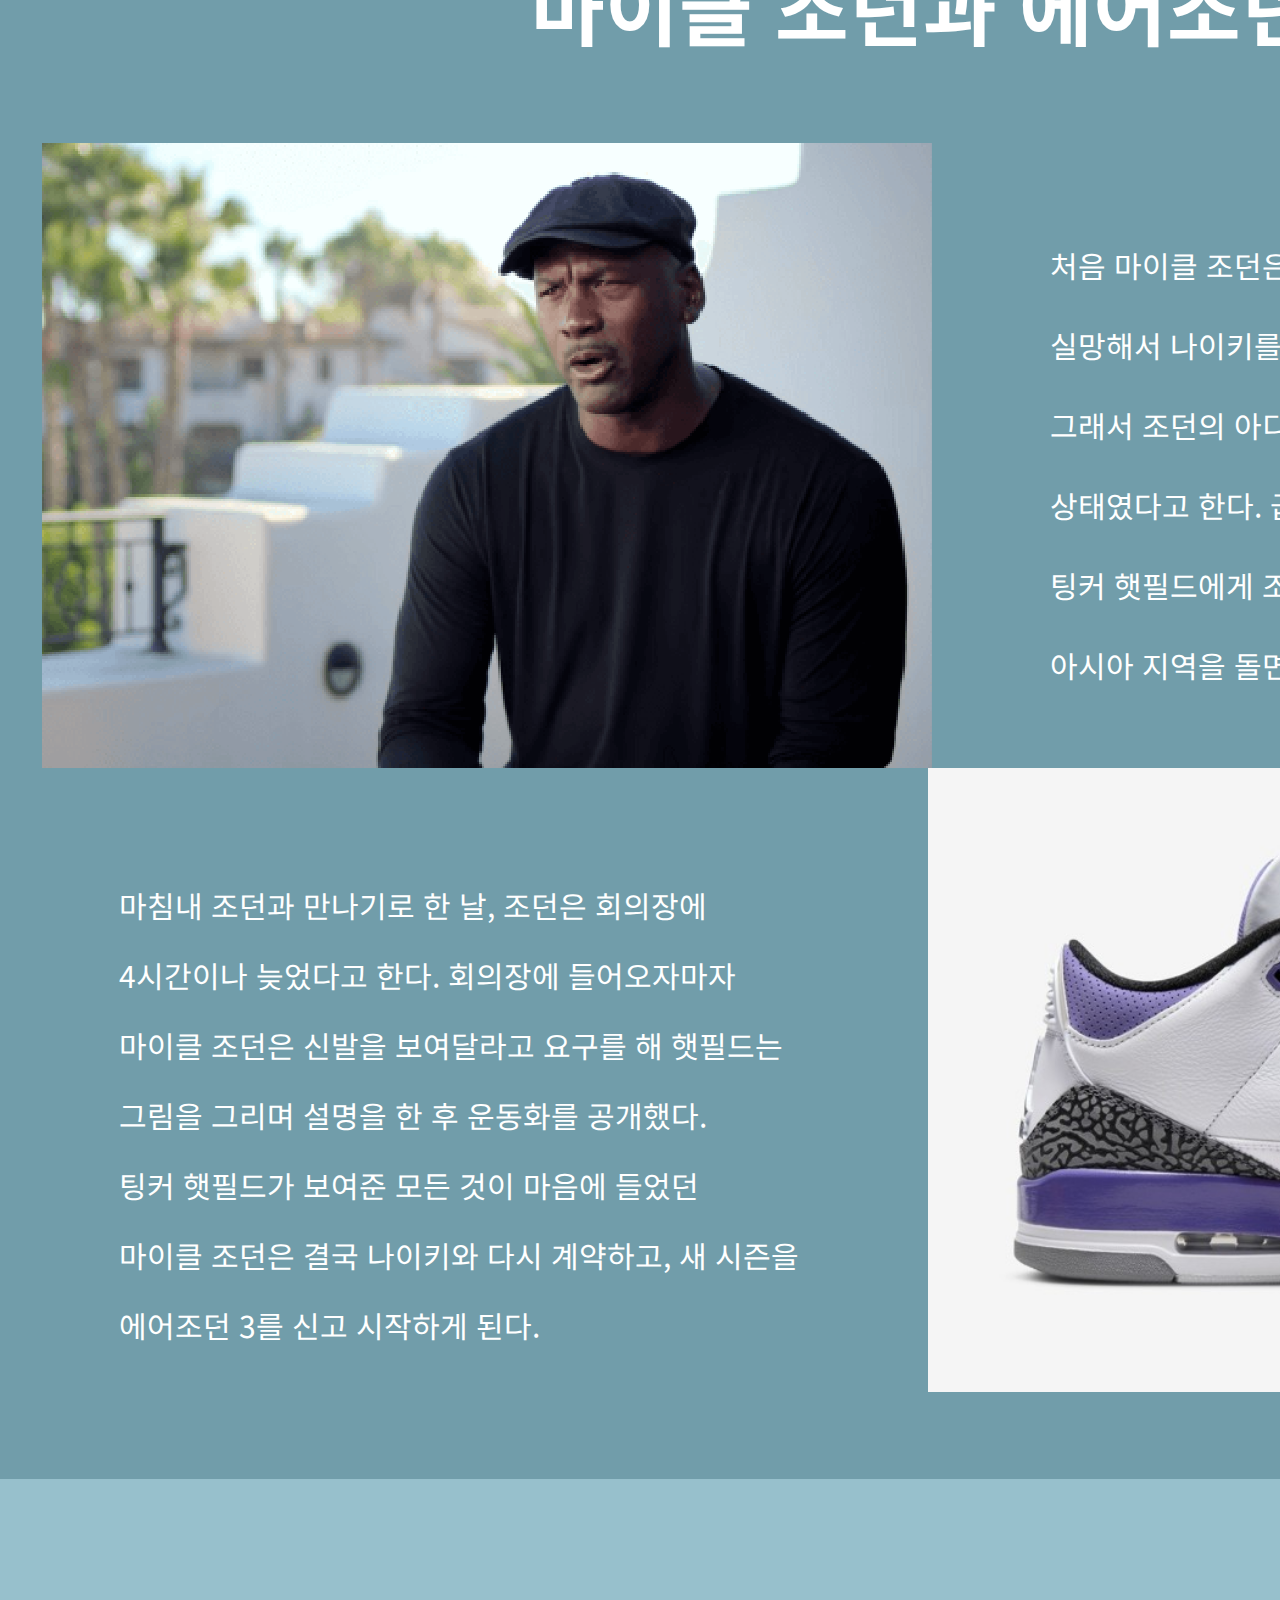
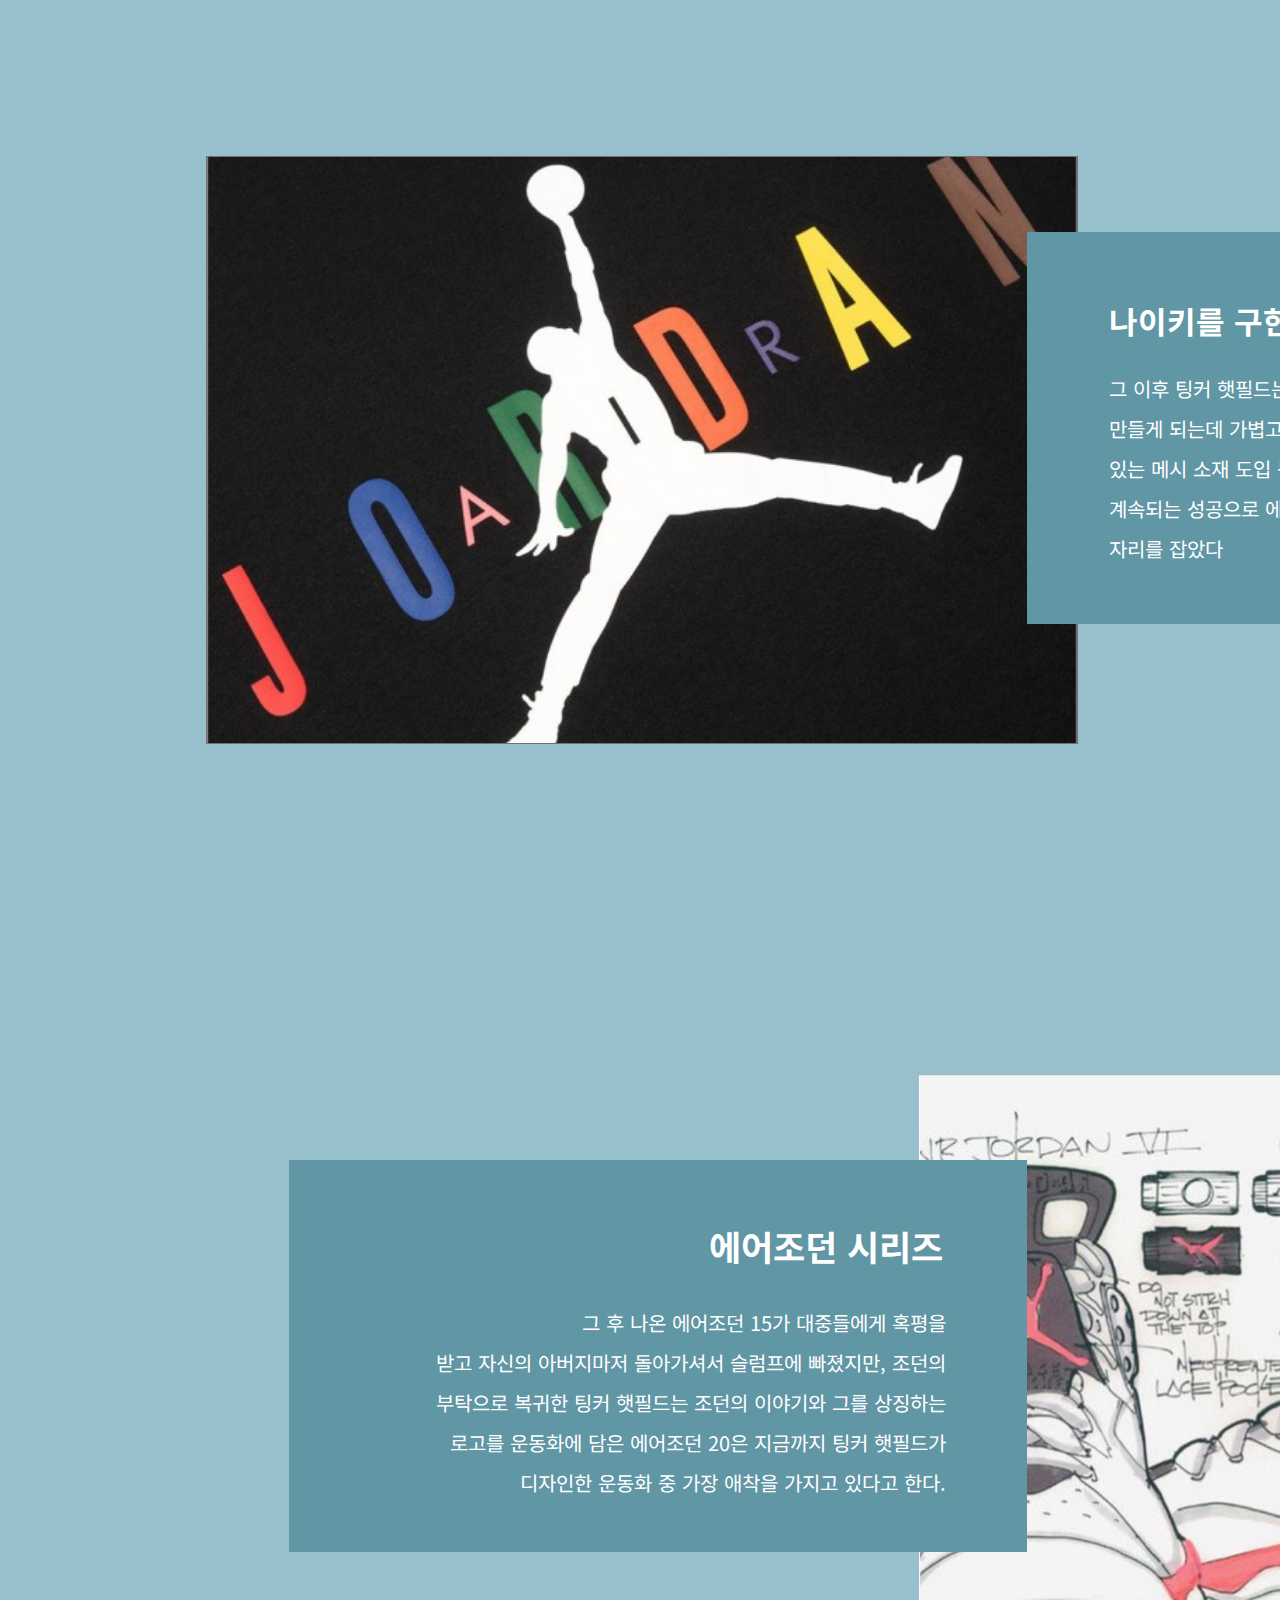
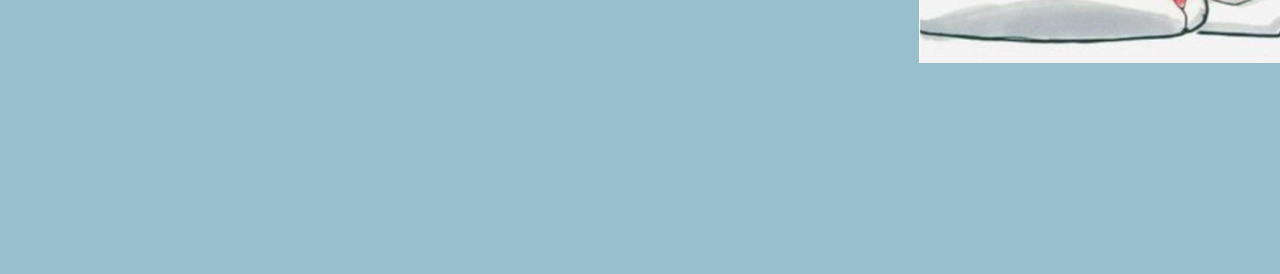
<file: sub03.html>
<!DOCTYPE html>
<html lang="ko">
<head>
    <meta charset="UTF-8">
    <meta name="viewport" content="width=device-width, initial-scale=1.0">
    <title>Tinker Hatfield</title>
    <link rel="stylesheet" href="sub03_style.css">
    <link href="https://fonts.googleapis.com/css2?family=Noto+Sans+KR:wght@400;500;700&display=swap" rel="stylesheet">
    <link rel="shortcut icon" href="img/favicon.ico" type="image/x-icon">
    <link rel="icon" href="img/favicon.ico" type="image/x-icon">
    <meta property="og:url" content="https://hyungjun0613.github.io/web/">
    <meta property="og:title" content="나이키의 디자이너 팅커 햇필드"/>
    <meta property="og:type" content="website"/>
    <meta property="og:image" content="img/팅커햇필드10.png"/>
    <meta property="og:description" content="나이키의 대표적인 디자이너"/>
</head>
<body>
    <header>
        <div class="navigation"></div>
          <h1>
            <a href="index.html"><img src="img/제목 없음-6.png" alt="logo">
          </h1>
          <nav>
              <ul>
                  <li><a href="sub01.html">Introduce</a></li>
                  <li><a href="sub05.html">Interview</a></li>
                  <li><a href="sub02.html">Air Max</a></li>
                  <li><a href="sub03.html">Air Jordan</a></li>
                  <li><a href="sub04.html">Air Mag</a></li>
              </ul>
          </nav>
        </div>
    </header>
    <section>
        <div class="box1">
            <div class="text1_1">에어 조던 <br>Air Jordan</div>
        </div>
        <div class="box2">
            <div class="text2_1">마이클 조던과 에어조던 3</div>
            <div class="box2_2"></div>
            <div class="text2_3">처음 마이클 조던은 초기 에어조던 제품에 <br>
                실망해서 나이키를 떠나 아디다스로 옮기려고 했다. <br>
                그래서 조던의 아디다스 이적은 거의 확정이 된 <br>
                상태였다고 한다. 급해진 나이키 경영진들은 <br>
                팅커 햇필드에게 조던 3의 디자인을 맡기고 <br>
                아시아 지역을 돌면서 서둘러 시제품을 만들었다.</div>
            <div class="box2_4"></div>
            <div class="text2_5">마침내 조던과 만나기로 한 날, 조던은 회의장에 <br>
                4시간이나 늦었다고 한다. 회의장에 들어오자마자 <br>
                마이클 조던은 신발을 보여달라고 요구를 해 햇필드는 <br>
                그림을 그리며 설명을 한 후 운동화를 공개했다. <br>
                팅커 햇필드가 보여준 모든 것이 마음에 들었던 <br>
                마이클 조던은 결국 나이키와 다시 계약하고, 새 시즌을 <br> 
                에어조던 3를 신고 시작하게 된다.</div>
        </div>
        <div class="box3">
            <div class="box3_1"></div>
            <div class="box3_2"></div>
            <div class="text3_3">나이키를 구한 신발 시리즈</div>
            <div class="text3_4">그 이후 팅커 햇필드는 마이클 조던과 함께 에어조던 시리즈를 <br>
                만들게 되는데 가볍고, 공기가 통해서 쾌적한 상태를 유지할 수 <br>
                있는 메시 소재 도입 등 에어조던 시리즈는 큰 성공을 거두게 된다. <br>
                계속되는 성공으로 에어조던 시리즈는 나이키의 대표 모델로 <br>
                자리를 잡았다 </div>
            <div class="box3_5"></div>
            <div class="box3_6"></div>
            <div class="text3_7">에어조던 시리즈</div>
            <div class="text3_8">그 후 나온 에어조던 15가 대중들에게 혹평을 <br>
                받고 자신의 아버지마저 돌아가셔서 슬럼프에 빠졌지만, 조던의 <br>
                부탁으로 복귀한 팅커 햇필드는 조던의 이야기와 그를 상징하는 <br>
                로고를 운동화에 담은 에어조던 20은 지금까지 팅커 햇필드가 <br>
                디자인한 운동화 중 가장 애착을 가지고 있다고 한다.</div>
        </div>
    </section>
</body>
</html>
</file>
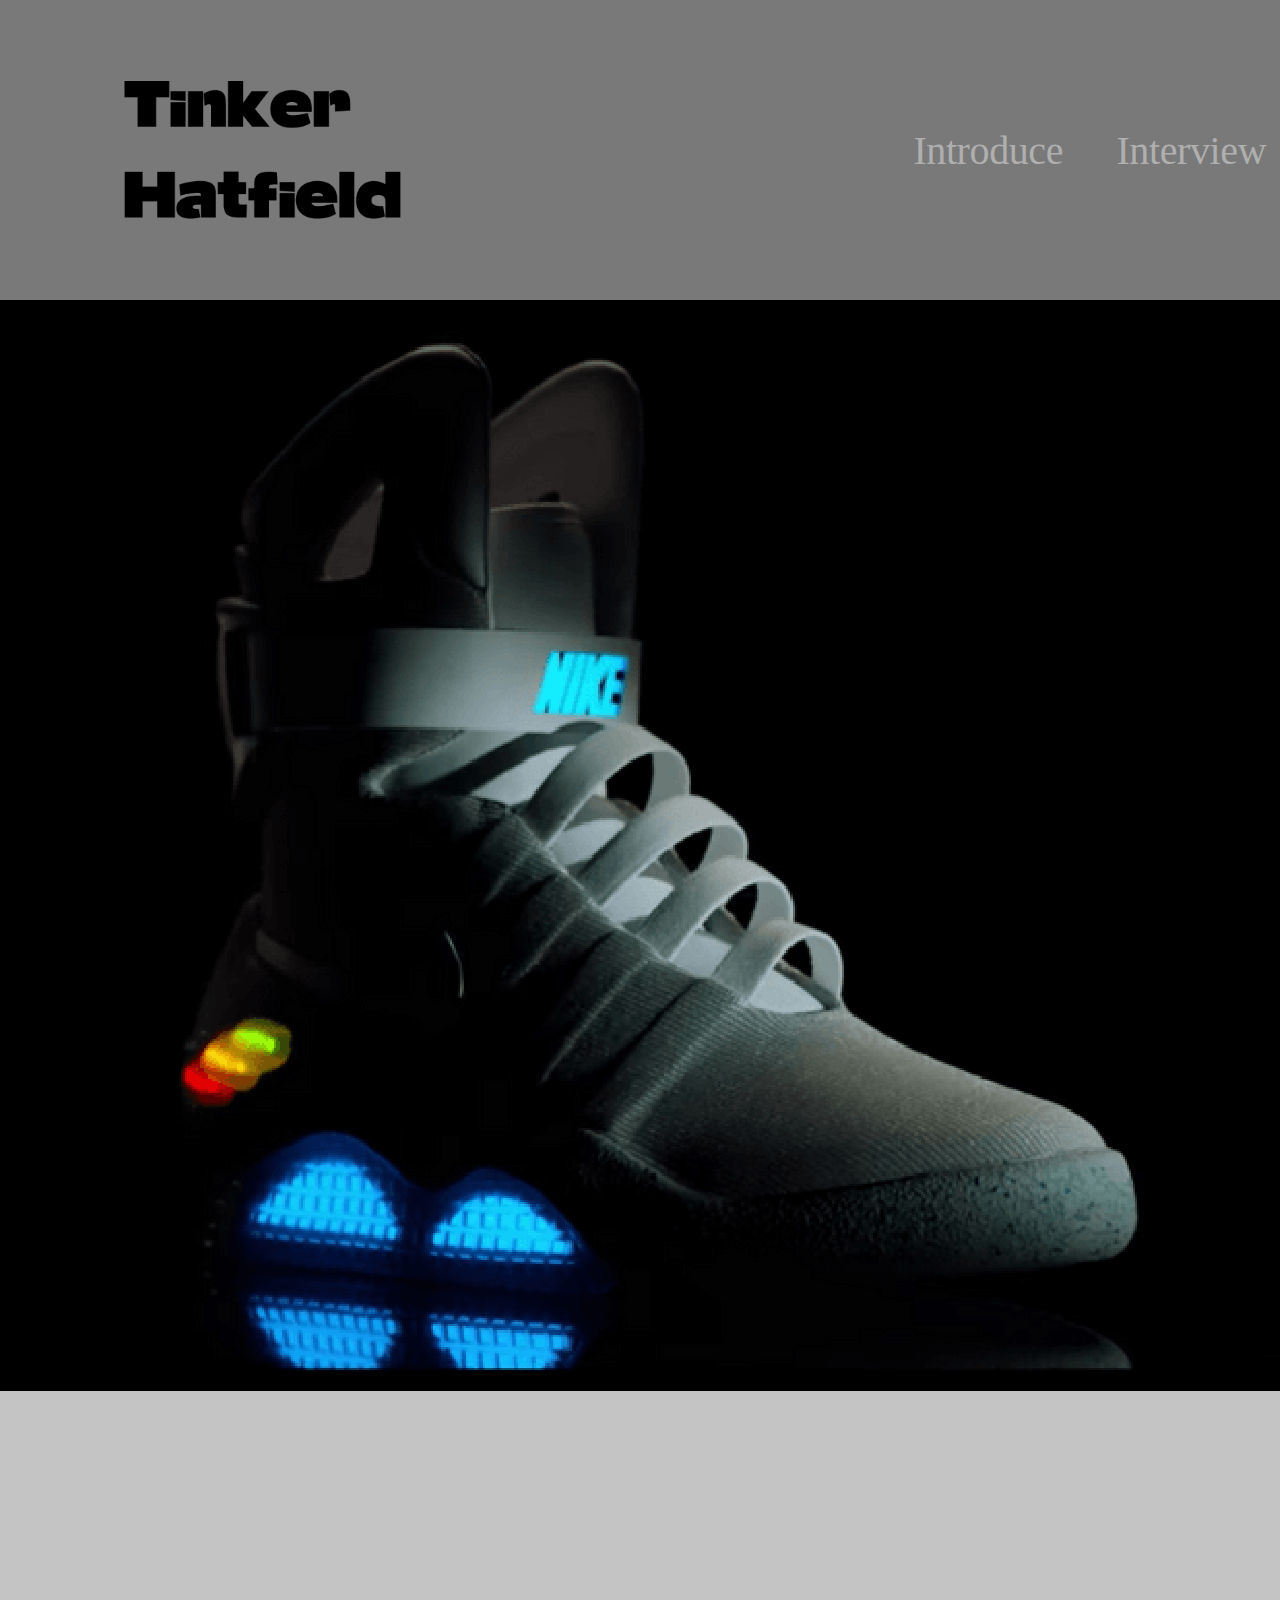
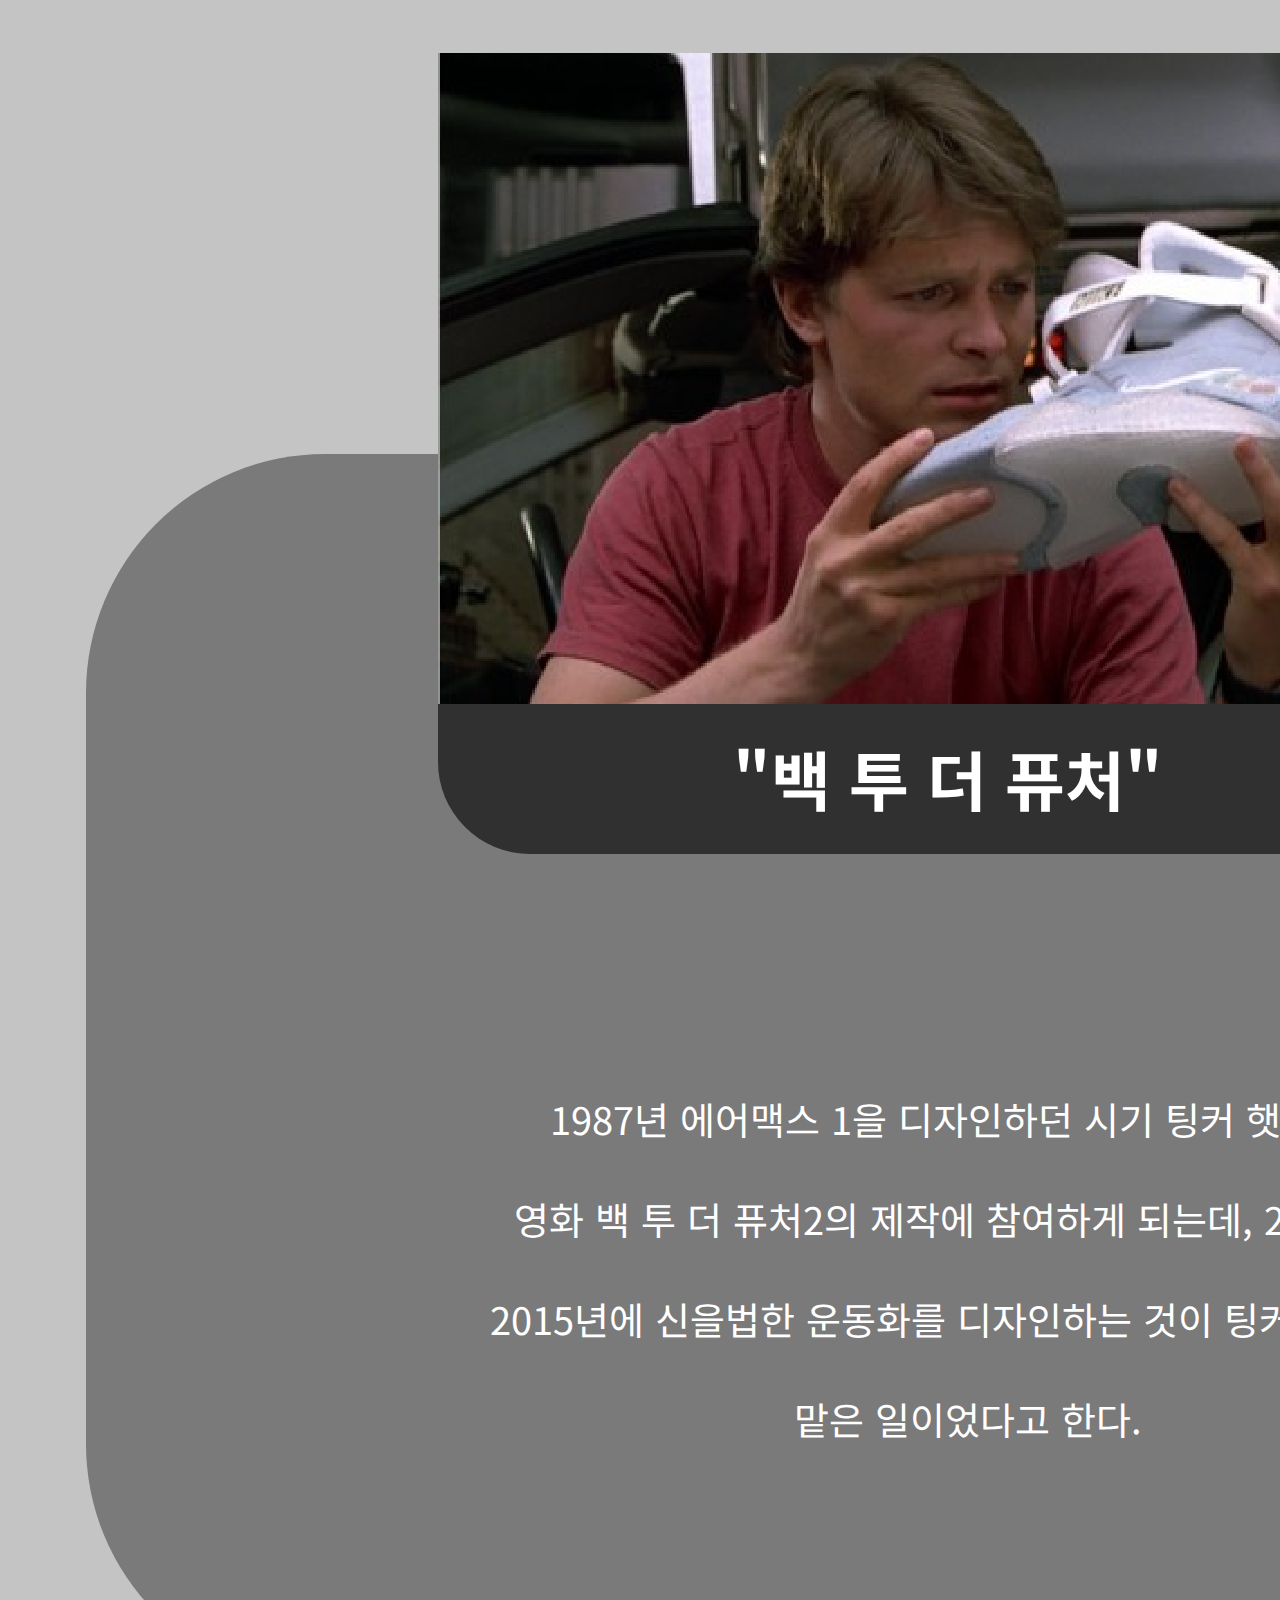
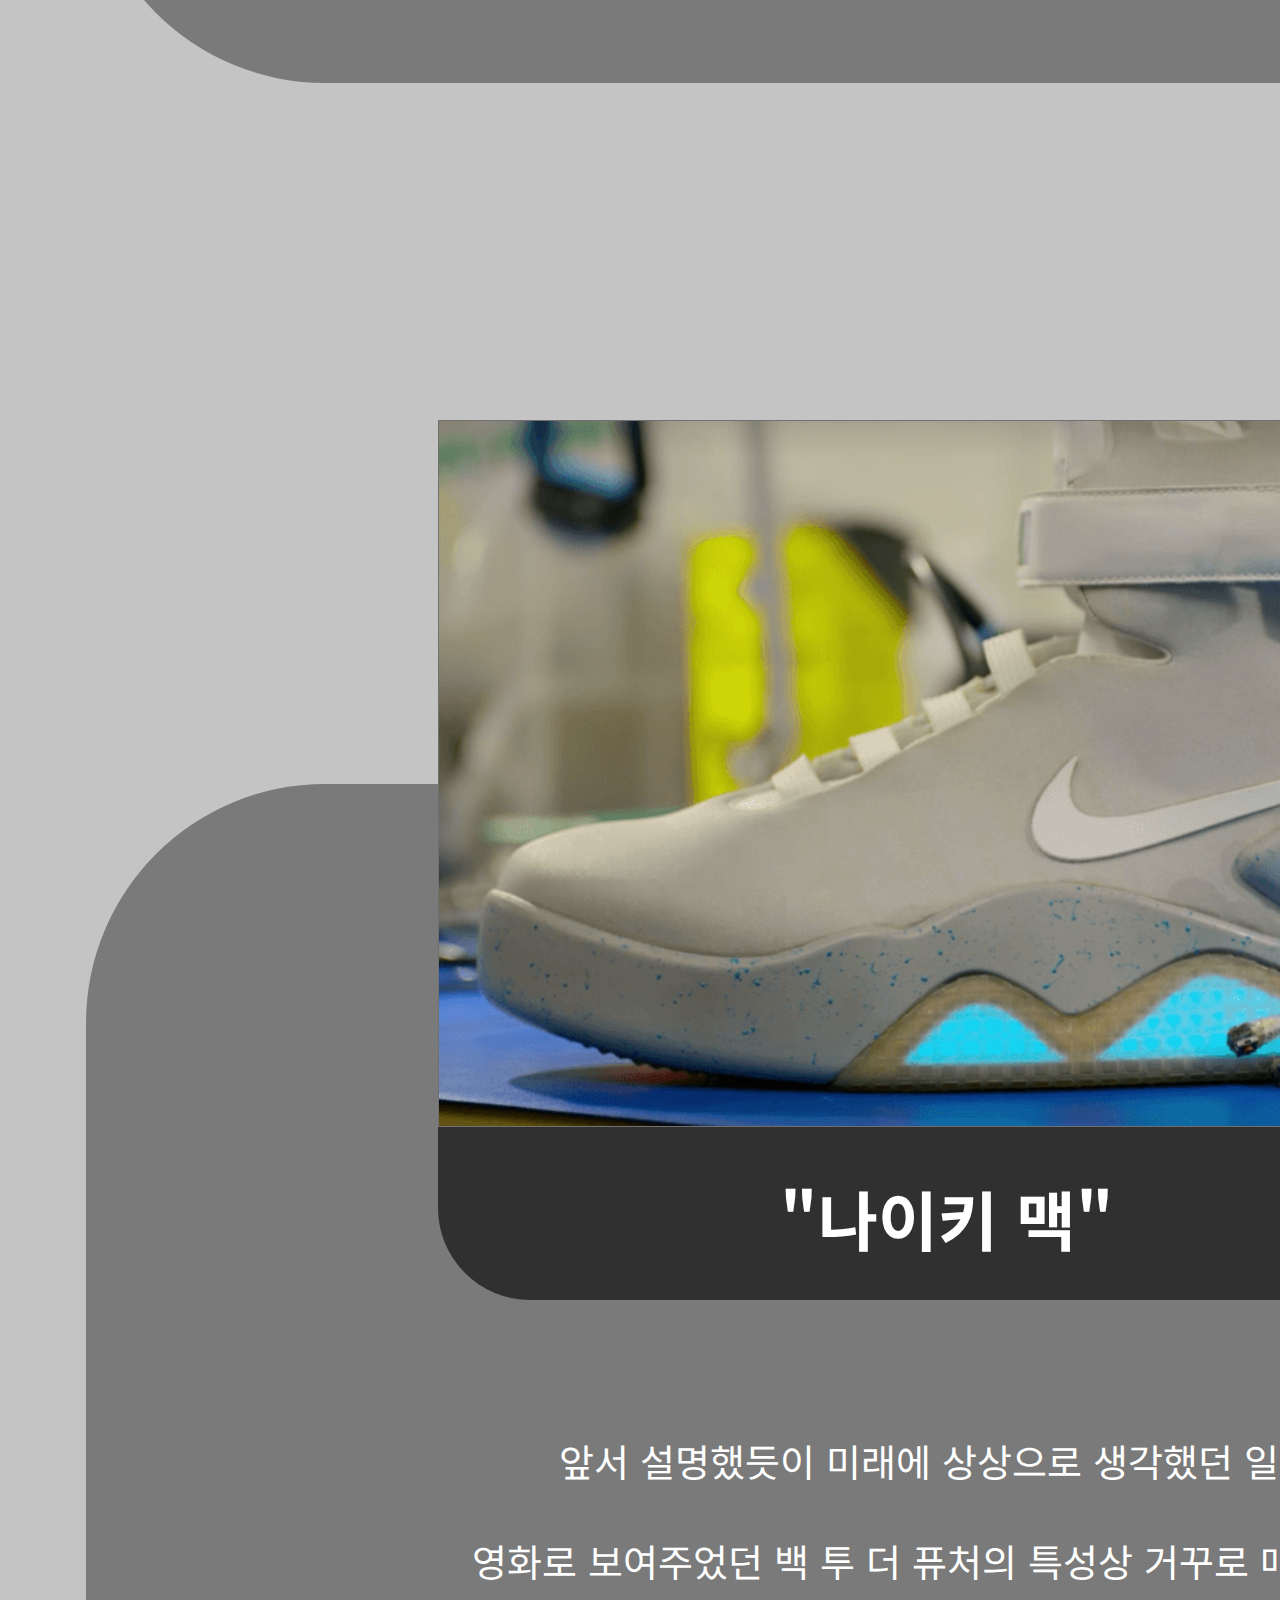
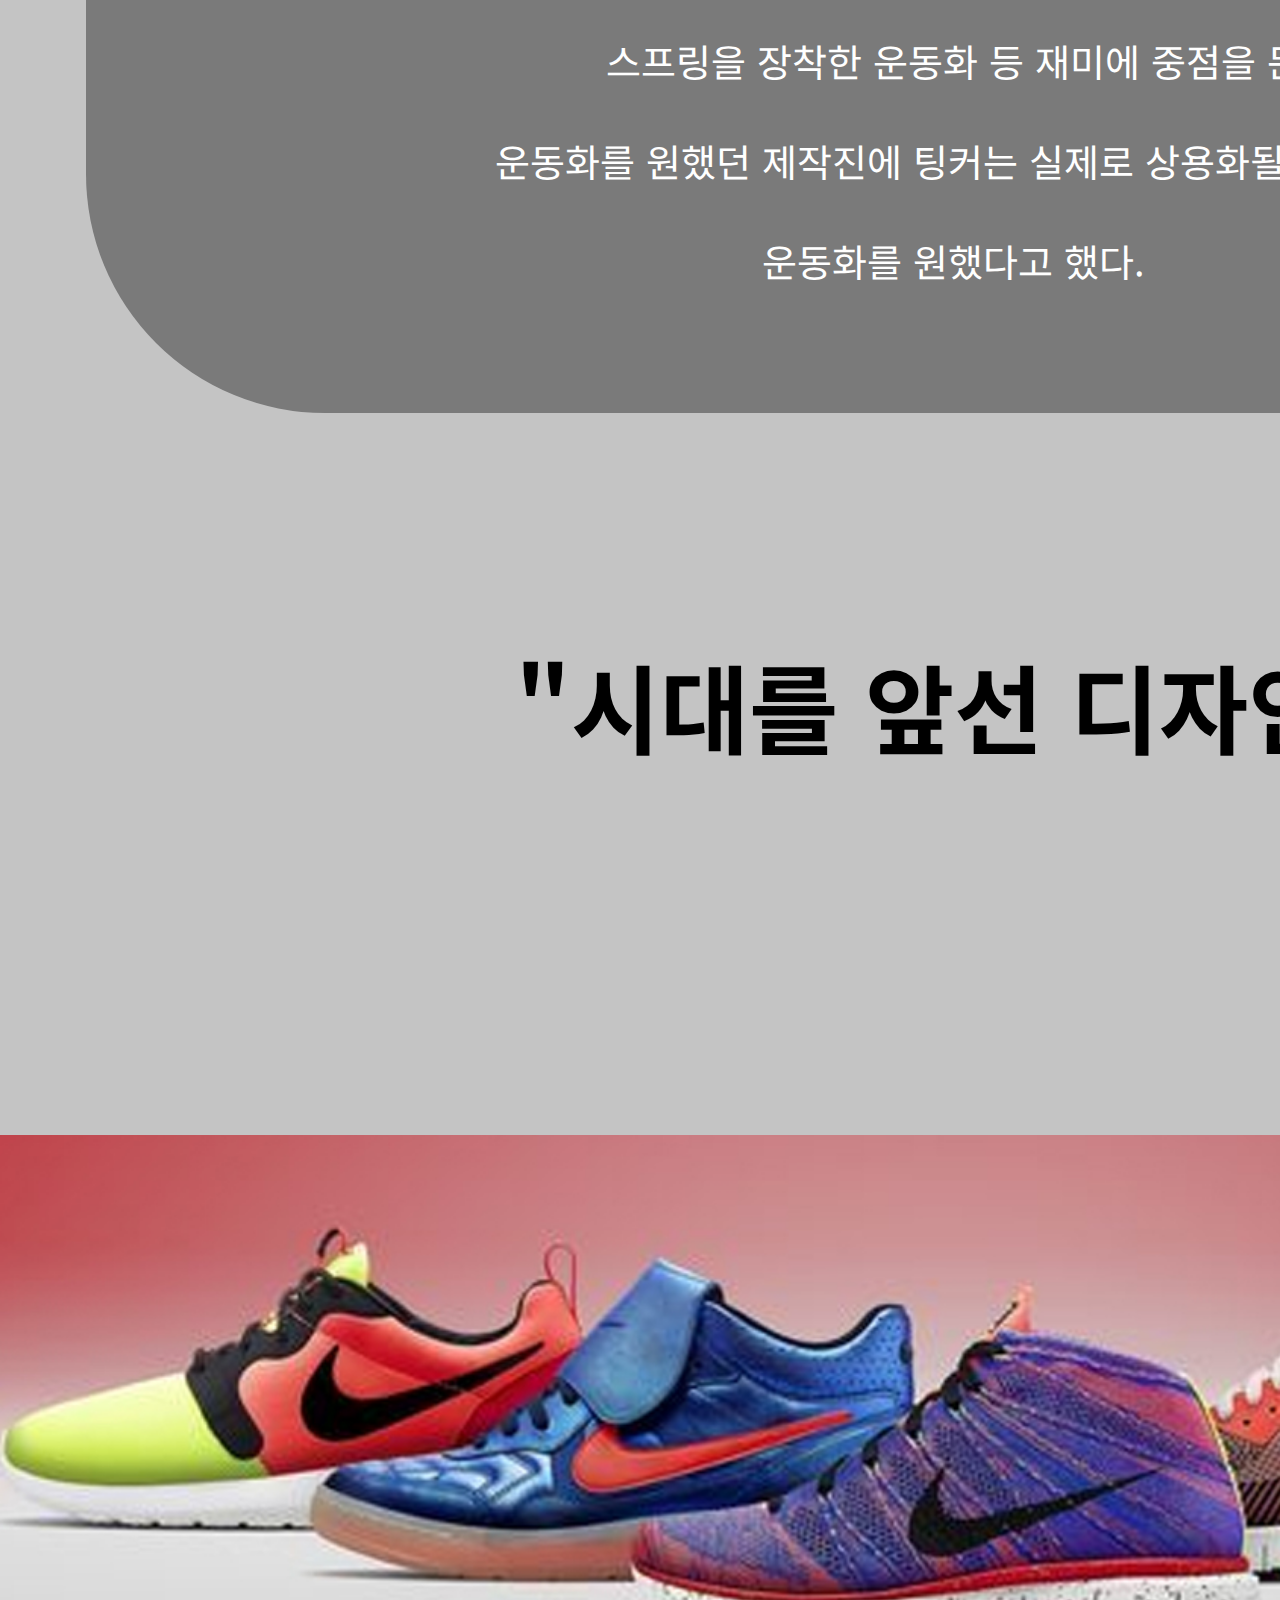
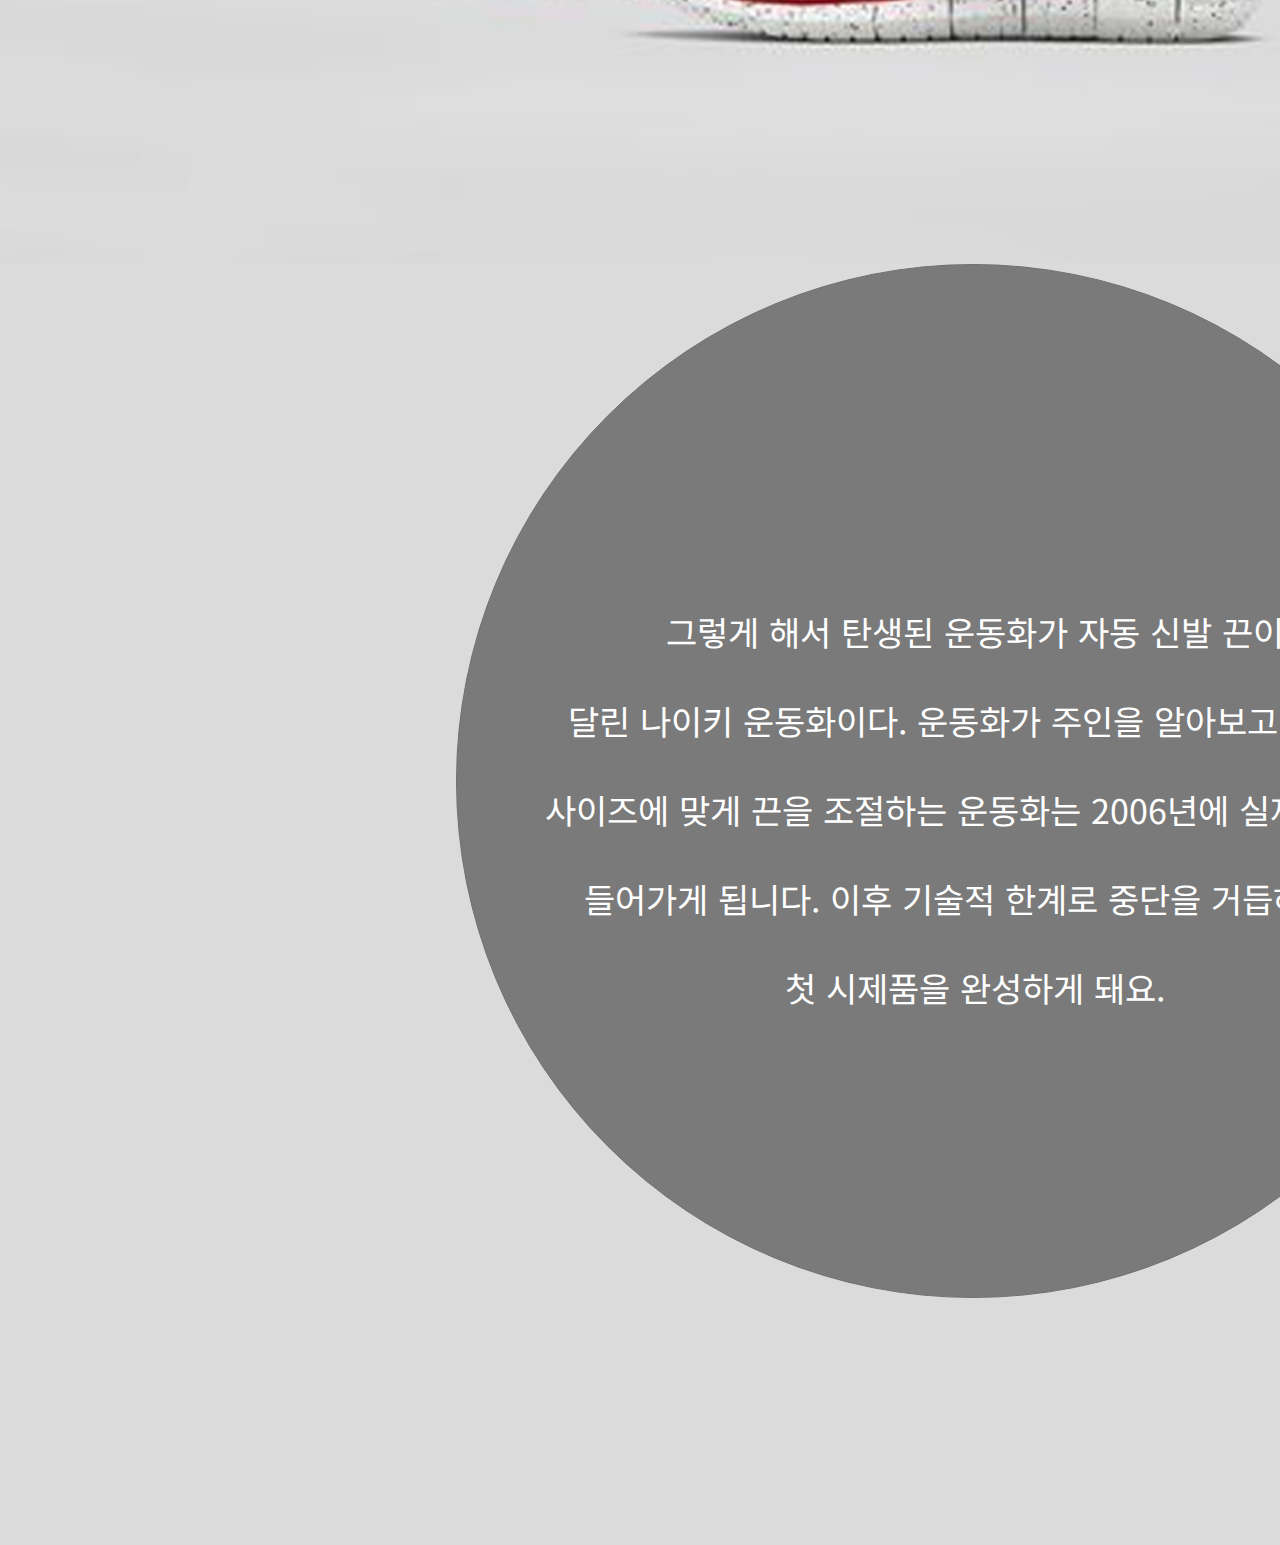
<file: sub04.html>
<!DOCTYPE html>
<html lang="ko">
<head>
    <meta charset="UTF-8">
    <meta name="viewport" content="width=device-width, initial-scale=1.0">
    <title>Tinker Hatfield</title>
    <link rel="stylesheet" href="sub04_style.css">
    <link href="https://fonts.googleapis.com/css2?family=Noto+Sans+KR:wght@400;500;700&display=swap" rel="stylesheet">
    <link rel="shortcut icon" href="img/favicon.ico" type="image/x-icon">
    <link rel="icon" href="img/favicon.ico" type="image/x-icon">
    <meta property="og:url" content="https://hyungjun0613.github.io/web/">
    <meta property="og:title" content="나이키의 디자이너 팅커 햇필드"/>
    <meta property="og:type" content="website"/>
    <meta property="og:image" content="img/팅커햇필드10.png"/>
    <meta property="og:description" content="나이키의 대표적인 디자이너"/>
</head>
<body>
    <header>
        <div class="navigation"></div>
          <h1>
            <a href="index.html"><img src="img/제목 없음-6.png" alt="logo">
          </h1>
          <nav>
              <ul>
                  <li><a href="sub01.html">Introduce</a></li>
                  <li><a href="sub05.html">Interview</a></li>
                  <li><a href="sub02.html">Air Max</a></li>
                  <li><a href="sub03.html">Air Jordan</a></li>
                  <li><a href="sub04.html">Air Mag</a></li>
              </ul>
          </nav>
        </div>
    </header>
    <section>
        <div class="box1">
            <div class="text1_1">나이키 맥 <br>Nike Mag</div>
        </div>
        <div class="box2">
            <div class="box2_1"></div>
            <div class="box2_2"></div>
            <div class="text2_3">"백 투 더 퓨처"</div>
            <div class="text2_4">1987년 에어맥스 1을 디자인하던 시기 팅커 햇필드는 <br>
                영화 백 투 더 퓨처2의 제작에 참여하게 되는데, 28년 후인 <br>
                2015년에 신을법한 운동화를 디자인하는 것이 팅커 햇필드가 <br>
                맡은 일이었다고 한다. </div>
            <div class="box2_5"></div>
            <div class="box2_6"></div>
            <div class="text2_7">"나이키 맥"</div>
            <div class="text2_8">앞서 설명했듯이 미래에 상상으로 생각했던 일들을 <br>
                영화로 보여주었던 백 투 더 퓨처의 특성상 거꾸로 매달리거나 <br>
                스프링을 장착한 운동화 등 재미에 중점을 둔 <br>
                운동화를 원했던 제작진에 팅커는 실제로 상용화될 수 있는 <br>
                운동화를 원했다고 했다.
            </div>
            <div class="text2_9">"시대를 앞선 디자인"</div>
        </div>
        <div class="box3">
            <div class="box3_1"></div>
            <div class="box3_2"></div>
            <div class="text3_3">그렇게 해서 탄생된 운동화가 자동 신발 끈이 <br>
                달린 나이키 운동화이다. 운동화가 주인을 알아보고 주인의 <br>
                사이즈에 맞게 끈을 조절하는 운동화는 2006년에 실제 제작에 <br>
                들어가게 됩니다. 이후 기술적 한계로 중단을 거듭하다가 <br>
                 첫 시제품을 완성하게 돼요. 
                </div>
        </div>
    </section>
</body>
</html>
</file>
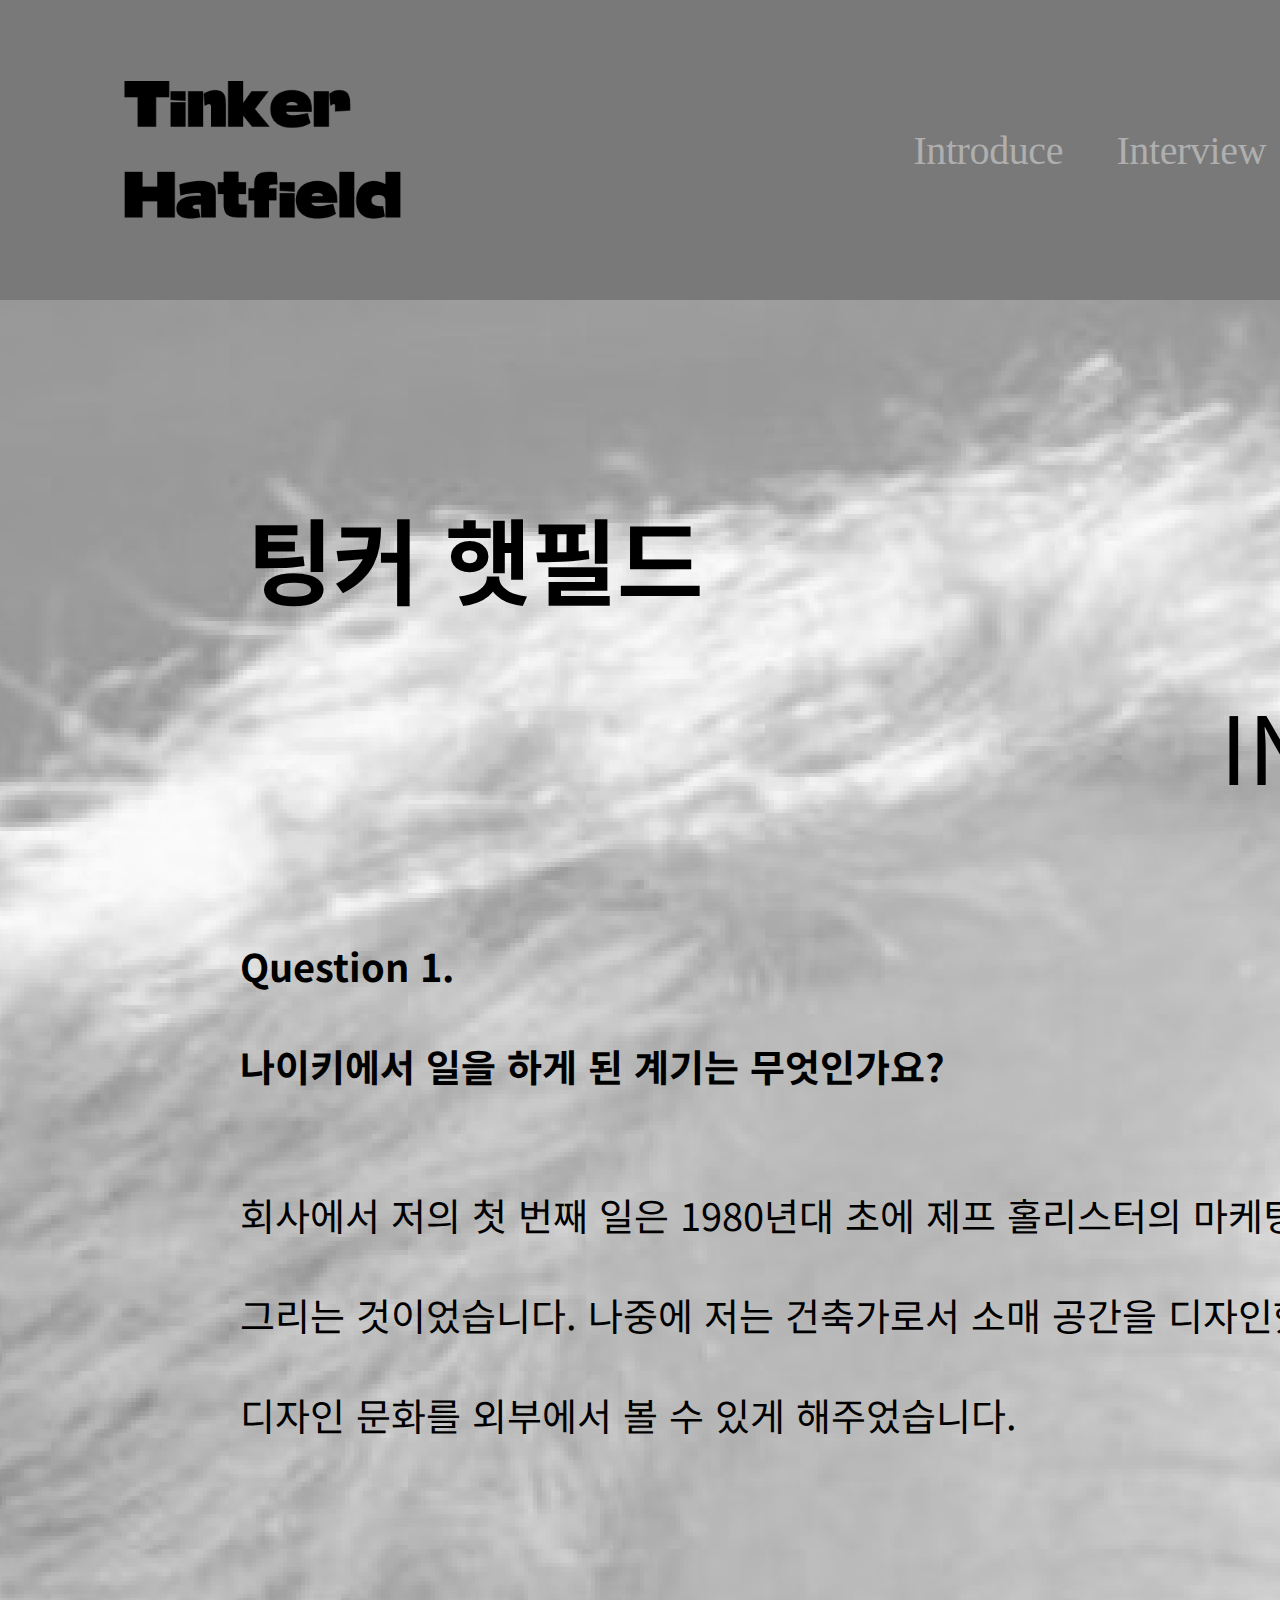
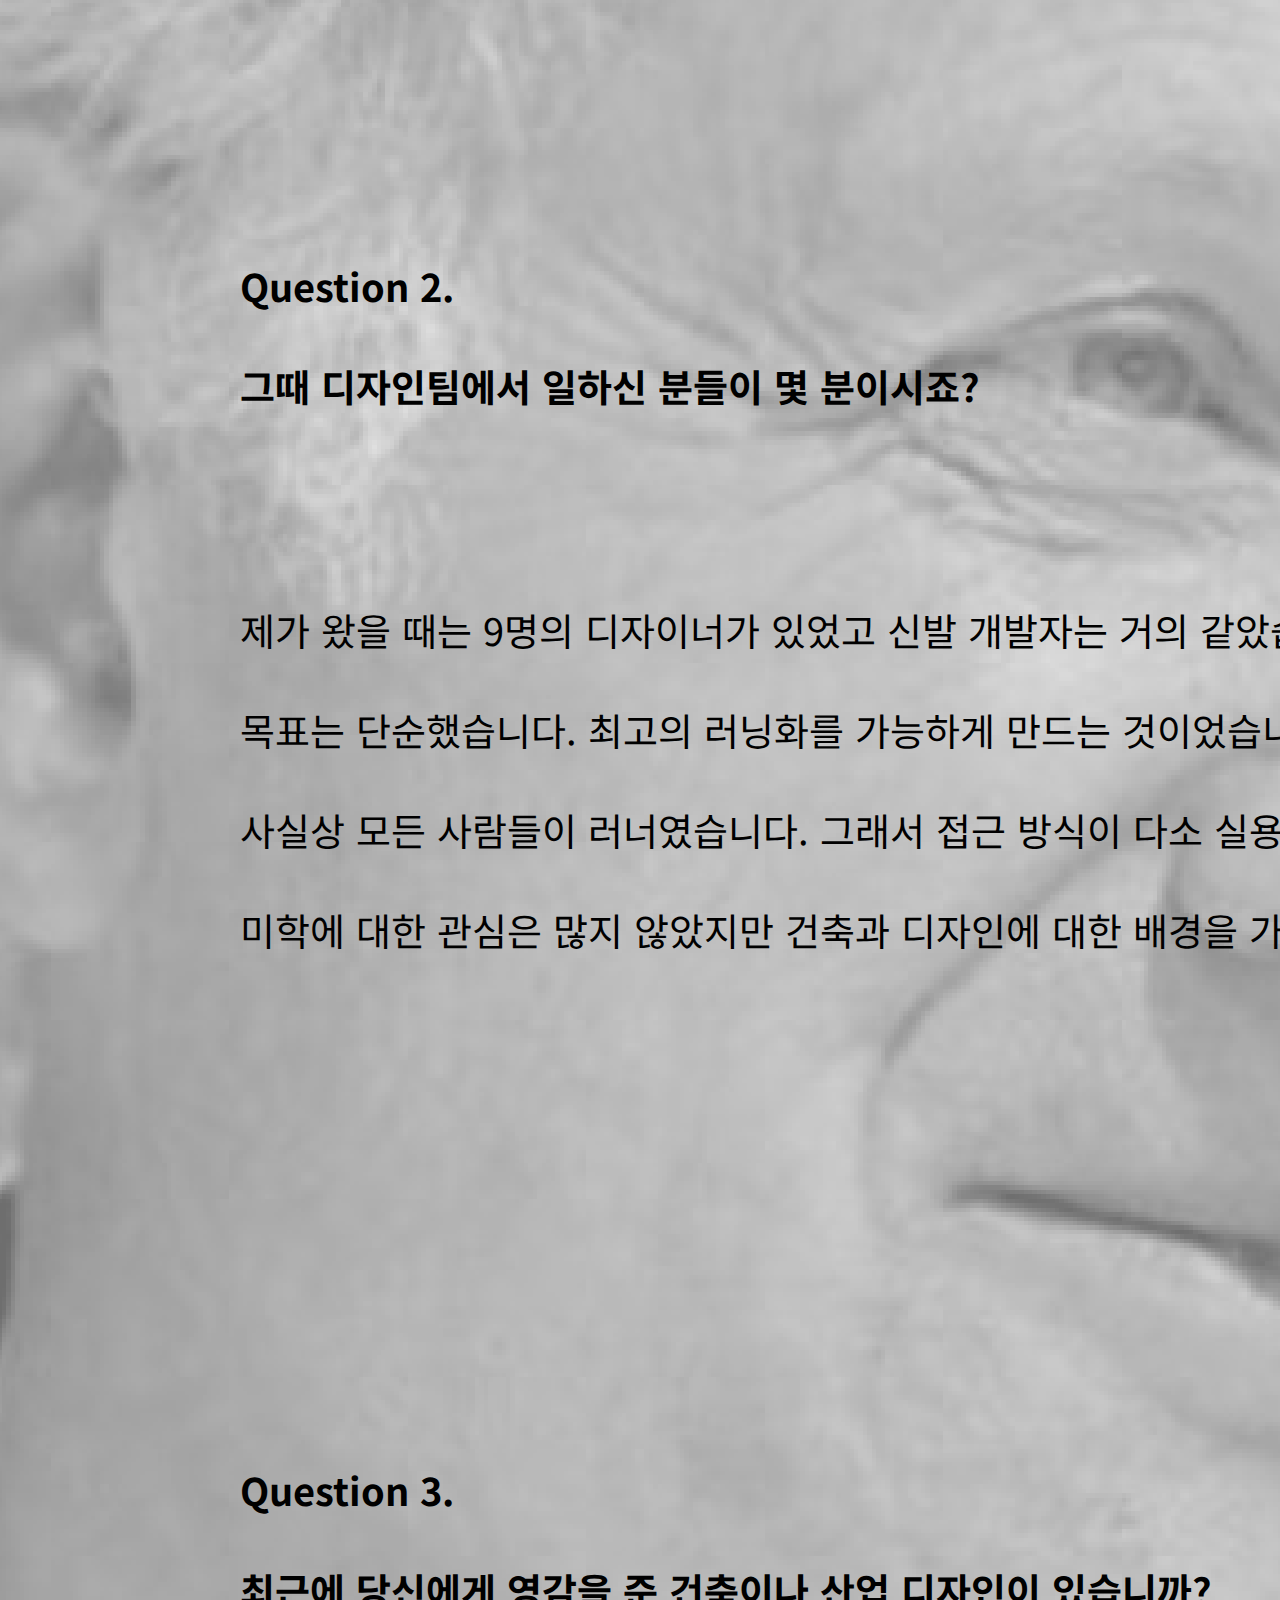
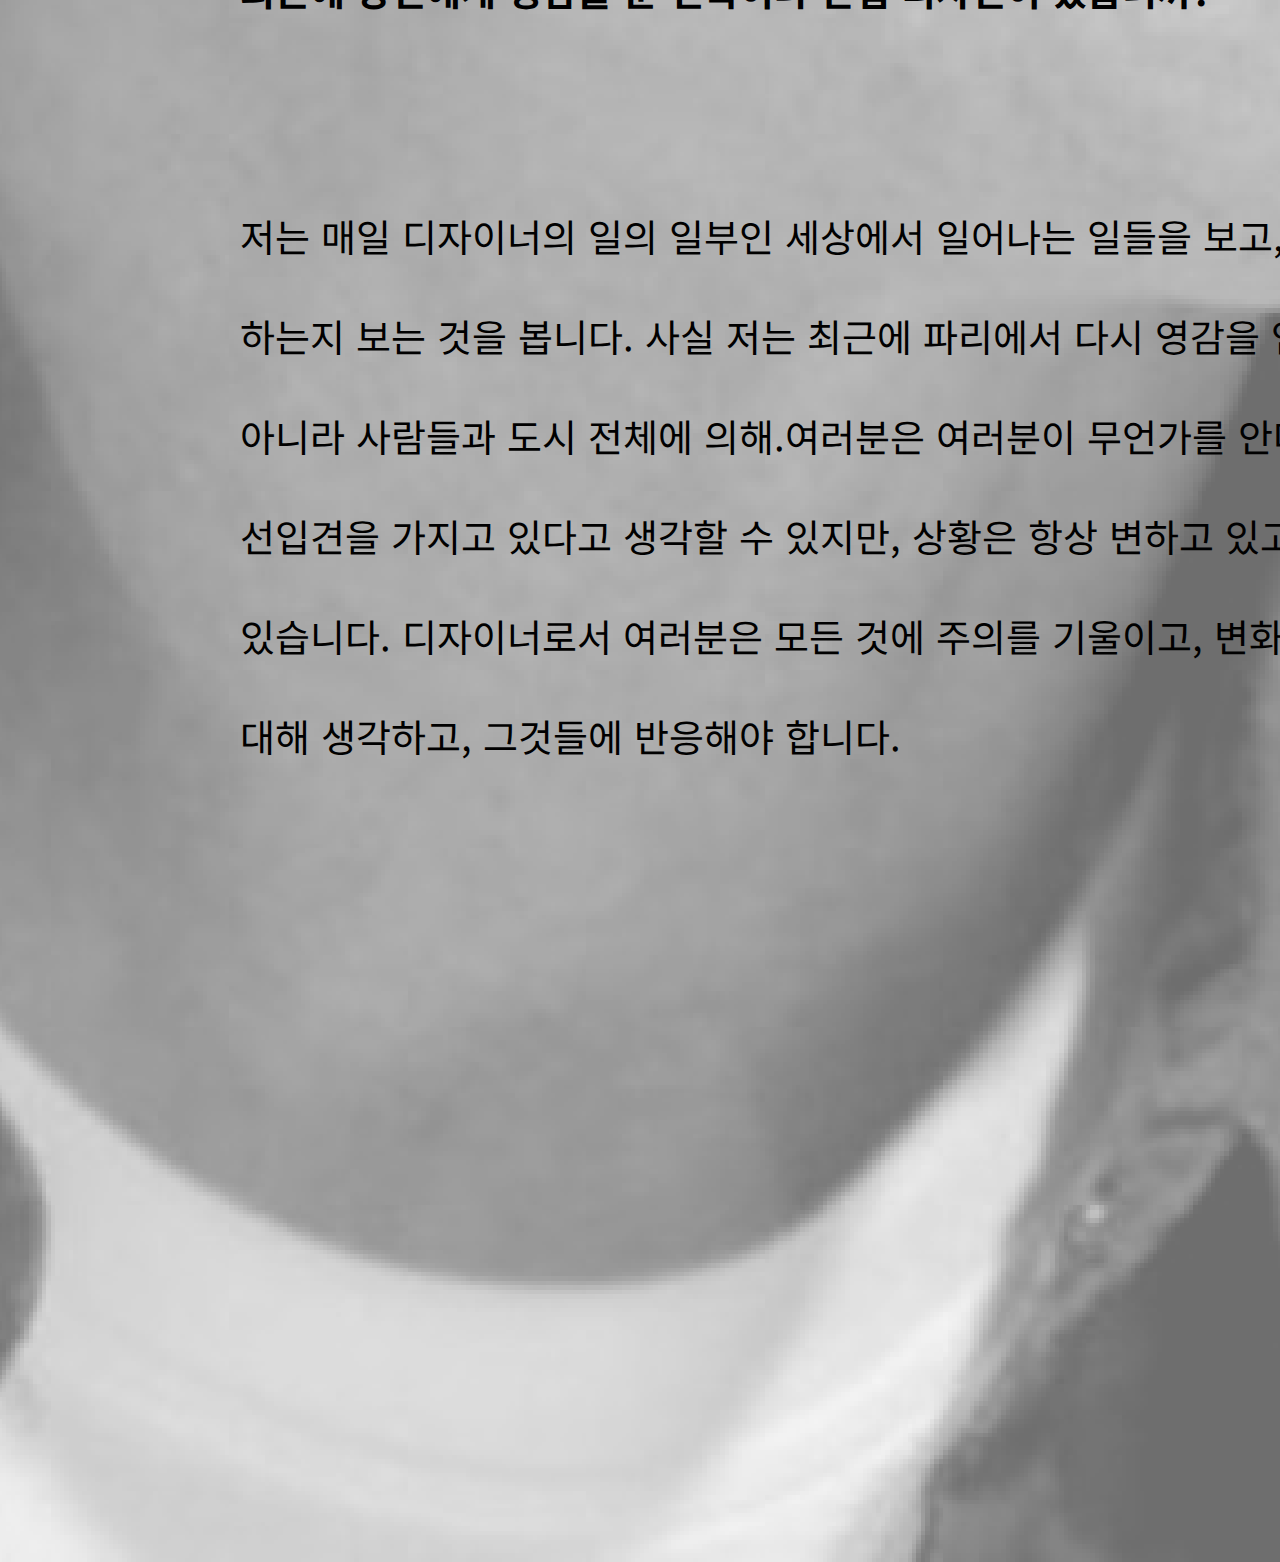
<file: sub05.html>
<!DOCTYPE html>
<html lang="ko">
<head>
    <meta charset="UTF-8">
    <meta name="viewport" content="width=device-width, initial-scale=1.0">
    <title>Tinker Hatfield</title>
    <link rel="stylesheet" href="sub05_style.css">
    <link href="https://fonts.googleapis.com/css2?family=Noto+Sans+KR:wght@400;500;700&display=swap" rel="stylesheet">
    <link rel="shortcut icon" href="img/favicon.ico" type="image/x-icon">
    <link rel="icon" href="img/favicon.ico" type="image/x-icon">
    <meta property="og:url" content="https://hyungjun0613.github.io/web/">
    <meta property="og:title" content="나이키의 디자이너 팅커 햇필드"/>
    <meta property="og:type" content="website"/>
    <meta property="og:image" content="img/팅커햇필드10.png"/>
    <meta property="og:description" content="나이키의 대표적인 디자이너"/>
</head>
<body>
    <header>
        <div class="navigation"></div>
          <h1>
            <a href="index.html"><img src="img/제목 없음-6.png" alt="logo">
          </h1>
          <nav>
              <ul>
                  <li><a href="sub01.html">Introduce</a></li>
                  <li><a href="sub05.html">Interview</a></li>
                  <li><a href="sub02.html">Air Max</a></li>
                  <li><a href="sub03.html">Air Jordan</a></li>
                  <li><a href="sub04.html">Air Mag</a></li>
              </ul>
          </nav>
        </div>
    </header>
    <section>
        <div class="box1">
            <div class="text1_1">팅커 햇필드</div>
            <div class="text1_2">INTERVIEW</div>
            <div class="text1_3">Question 1. <br>
                나이키에서 일을 하게 된 계기는 무엇인가요?</div>
            <div class="text1_4">회사에서 저의 첫 번째 일은 1980년대 초에 제프 홀리스터의 마케팅 책을 삽화로 <br>
                그리는 것이었습니다. 나중에 저는 건축가로서 소매 공간을 디자인했고, 이것은 회사의 <br>
                 디자인 문화를 외부에서 볼 수 있게 해주었습니다.</div>
            <div class="text1_5">Question 2. <br>
                그때 디자인팀에서 일하신 분들이 몇 분이시죠? <br>
            </div>
            <div class="text1_6">제가 왔을 때는 9명의 디자이너가 있었고 신발 개발자는 거의 같았습니다.이 팀의 <br>
                목표는 단순했습니다. 최고의 러닝화를 가능하게 만드는 것이었습니다. 당시에는 <br>
                사실상 모든 사람들이 러너였습니다. 그래서 접근 방식이 다소 실용적이었습니다. <br> 
                미학에 대한 관심은 많지 않았지만 건축과 디자인에 대한 배경을 가진 통찰력을 가져올 수 있었습니다.</div>
            <div class="text1_7">Question 3. <br>
                최근에 당신에게 영감을 준 건축이나 산업 디자인이 있습니까?</div>
            <div class="text1_8">저는 매일 디자이너의 일의 일부인 세상에서 일어나는 일들을 보고, 다른 사람들이 무엇을 <br>
                하는지 보는 것을 봅니다. 사실 저는 최근에 파리에서 다시 영감을 얻었습니다.디자인 하나가 <br>
                아니라 사람들과 도시 전체에 의해.여러분은 여러분이 무언가를 안다고 생각할 수 있고 <br>
               선입견을 가지고 있다고 생각할 수 있지만, 상황은 항상 변하고 있고, 사람들은 항상 변하고 <br>
                있습니다. 디자이너로서 여러분은 모든 것에 주의를 기울이고, 변화를 관찰하고, 그것들에 <br>
               대해 생각하고, 그것들에 반응해야 합니다.</div>
        </div>
    </section>
</body>
</html>
</file>
<file: style.css>
@import url('https://fonts.googleapis.com/css2?family=Noto+Sans+KR:wght@400;500&display=swap');


*{
    margin: 0;
    padding: 0;
    text-decoration: none;
    list-style-type: none;
}

a:link{color: #AFAFAF;}
a:visited{color: #AFAFAF;}
a:hover{color:red}
a:active{color:#AFAFAF}


header{
    width: 1920px;
    height: 300px;
    display: flex;
    justify-content: center;
    background-color: #797979;
}

.navigatiion{
    width: 1100px;
    height: 100px;
    display: flex;
    justify-content: space-between;
}

header .navigation h1{
    width: 230px;
    display: flex;
    align-items: center;
}

header .navigation nav{
    width: 713px;
    height: 100px;
    display: flex;
    align-items: center;
}

nav{
    margin-right: 100px;
    width: 1200px;
    display: flex;
    align-items: center;
    justify-content: space-between;
}

nav ul{
    display: flex;
    justify-content: space-between;
    align-items: center;
    width: 1100px;
}

nav ul a{
    padding-left: 50px;
    font-weight: 300;
    font-size: 40px;
    letter-spacing: -0.4px;
}
header h1 img{
    width: 800px;
    padding-top: 30px;
}




.wrap1{
    position: relative;
    background-image: url(img/제목\ 없음-1.png);
    height: 1211px;
    width: 1920px;
}
.box1{
    position: absolute;
    text-align: center;
    font-size: 58px;
    margin-left: 720px;
    margin-top: 802px;
}
.text1{
    color: white;
    font-family: 'Noto Sans KR', sans-serif;
    font-weight: 700;
}
.text2{
    color: white;
    font-family: 'Noto Sans KR', sans-serif;
    font-weight: 700;
}
.box2{
    position: absolute;
    width: 445px;
    height: 93px;
    background-color: white;
    margin-left: 710px;
    margin-top: 1001px;
}
.text2_1{
    position: absolute;
    font-size: 42px;
    padding-left: 85px;
    padding-top: 20px;
    font-family: 'Noto Sans KR', sans-serif;
    font-weight: 700;

}
.box3{
    width: 919px;
    height: 810px;
    padding-left: 501px;
}
.text3{
    text-align: center;
    font-size: 43px;
    border-left: 4px solid black;
    border-right: 4px solid black;
    margin-top: 300px;
    height: 150px;
    padding-top: 70px;
    font-family: 'Noto Sans KR', sans-serif;
    font-weight: 700;
}
.box4{
    position: relative;
    height: 742px;
    margin-bottom: 329px;
}
.sbox4_1{
    position: absolute;
    margin-top: 67px;

}
.sbox4_2{
    position: absolute;
    margin-left: 757px;
}
.text4{
    width: 178px;
    position: absolute;
    border-top: 2px solid black;
    margin-left: 1009px;
    margin-top: 127px;
    font-size: 37px;
    padding-top: 11px;
    font-family: 'Noto Sans KR', sans-serif;
    font-weight: 700;

}
.text4_1{
    width: 500px;
    position: absolute;
    margin-left: 1009px;
    margin-top: 207px;
    line-height: 81px;
    font-size: 56px;
    font-family: 'Noto Sans KR', sans-serif;
    font-weight: 700;
}
.text4_2{
    width: 503px;
    position: absolute;
    margin-left: 1009px;
    margin-top: 444px;
    font-size: 28px;
    line-height: 40px;

}
.sbox4_3{
    position: absolute;
    width: 316px;
    height: 66px;
    background-color: white;
    margin-left: 1512px;
    margin-top: 612px;
}
.text4_3{
    width: 200px;
    position: absolute;
    font-size: 29px;
    margin-top: 14px;
    margin-left: 60px;
    font-family: 'Noto Sans KR', sans-serif;
    font-weight: 700;
}
.box5{
    width: 1920px;
    height: 1177px;
    background-color: gray;
    padding-top: 190px;

}
.sbox5_1{
    position: absolute;
    padding-left: 171px;
}
.text5{
    position: relative;
}
.text5_1{
    position: absolute;
    font-size: 30px;
    text-align: center;
    padding-left: 280px;
    padding-top: 414px;
    font-family: 'Noto Sans KR', sans-serif;
    font-weight: 700;
}
.text5_2{
    position: absolute;
    font-size: 30px;
    text-align: center;
    padding-left: 852px;
    padding-top: 414px;
    font-family: 'Noto Sans KR', sans-serif;
    font-weight: 700;
}
.text5_3{
    position: absolute;
    font-size: 30px;
    text-align: center;
    padding-left: 1480px;
    padding-top: 414px;
    font-family: 'Noto Sans KR', sans-serif;
    font-weight: 700;
}
.text6{
    position: relative;
}
.text6_1{
    position: absolute;
    font-size: 20px;
    text-align: center;
    padding-left: 235px;
    padding-top: 561px;
    line-height: 40px;
}
.text6_2{
    position: absolute;
    font-size: 20px;
    text-align: center;
    padding-left: 852px;
    padding-top: 561px;
    line-height: 40px;
}
.text6_3{
    position: absolute;
    font-size: 20px;
    text-align: center;
    padding-left: 1441px;
    padding-top: 561px;
    line-height: 40px;
}
</file>
<file: sub01_style.css>
@import url('https://fonts.googleapis.com/css2?family=Noto+Sans+KR:wght@400;500&display=swap');

*{
    margin: 0;
    padding: 0;
    text-decoration: none;
    list-style-type: none;
}

a:link{color: #AFAFAF;}
a:visited{color: #AFAFAF;}
a:hover{color:red}
a:active{color:#AFAFAF}


header{
    width: 1920px;
    height: 300px;
    display: flex;
    justify-content: center;
    background-color: #797979;
}

.navigatiion{
    width: 1100px;
    height: 100px;
    display: flex;
    justify-content: space-between;
}

header .navigation h1{
    width: 230px;
    display: flex;
    align-items: center;
}

header .navigation nav{
    width: 713px;
    height: 100px;
    display: flex;
    align-items: center;
}

nav{
    margin-right: 100px;
    width: 1200px;
    display: flex;
    align-items: center;
    justify-content: space-between;
}

nav ul{
    display: flex;
    justify-content: space-between;
    align-items: center;
    width: 1100px;
}

nav ul a{
    padding-left: 50px;
    font-weight: 300;
    font-size: 40px;
    letter-spacing: -0.4px;
}
header h1 img{
    width: 800px;
    padding-top: 30px;
}

.box1{
    position: relative;
    background-color: white;
    height: 979px;
}
.box1_1{
    position: absolute;
    margin-top: 144px;
    width: 1602px;
    height: 981px;
    background-image: url(img/subimg.png);
    margin-left: 318px;
}
.box1_2{
    position: absolute;
    font-size: 80px;
    margin-left: 1200px;
    margin-top: 836px;
    width: 700px;
    color: white;
    font-family: 'Noto Sans KR', sans-serif;
    font-weight: 700;
    line-height: 116px;
    text-align: center;
}
.box2{
    background-color: #DEDEDE;
    width: 1920px;
    height: 463px;
}
.box3{
    position: relative;
    background-color: #DEDEDE;
    height: 705px;
    width: 1920px;
}
.box3_1{
    position: absolute;
    width: 517px;
    height: 517px;
    background-image: url(img/팅커햇필드9.png);
    margin-left: 201px;
}
.text3_1{
    position: absolute;
    font-size: 57px;
    line-height: 100px;
    margin-left: 825px;
    margin-bottom: 700px;
    margin-top: 56px;
    color: black;
    font-family: 'Noto Sans KR', sans-serif;
    font-weight: 700;
}
.text3_2{
    position: absolute;
    margin-left: 825px;
    margin-top: 285px;
    font-size: 28px;
    line-height: 65px;
}
.box4{
    position: relative;
    height: 1362px;
    width: 1920px;
}
.box4_1{
    margin-top: 378px;
    font-size: 80px;
    text-align: center;
    margin-bottom: 224px;
    color: black;
    font-family: 'Noto Sans KR', sans-serif;
    font-weight: 700;
}
.box4_2{
    position: absolute;
    background-image: url(img/이미지.png);
    margin-right: 957px;
    width: 960px;
    height: 702px;
}
.box4_3{
    margin-left: 1042px;
    font-size: 28px;
    text-align: center;
    line-height: 74px;
    padding-top: 148px;
}
.box5{
    position: relative;
    background-image: url(img/제목\ 없음-2.png);
    height: 858px;
    margin-top: 363px;
}
.box5_1{
    position: absolute;
    font-size: 53px;
    text-align: center;
    margin-left: 479px;
    margin-top: 219px;
    line-height: 106px;
    color: white;
    font-family: 'Noto Sans KR', sans-serif;
    font-weight: 700;

}
.box5_2{
    position: absolute;
    background-image: url(img/팅커햇필드3.png);
    width: 1035px;
    height: 735px;
    margin-left: 443px;
    margin-top: 653px;
}

.box6{
    background-color: #DEDEDE;
    height: 2093px;
    width: 1920px;
    text-align: center;
    font-size: 35px;
    line-height: 100px;
}
.text6_1{
    padding-top: 711px;
}
.text6_2{
    padding-top: 159px;
}
</file>
<file: sub02_style.css>
@import url('https://fonts.googleapis.com/css2?family=Noto+Sans+KR:wght@400;500&display=swap');

*{
    margin: 0;
    padding: 0;
    text-decoration: none;
    list-style-type: none;
}

a:link{color: #AFAFAF;}
a:visited{color: #AFAFAF;}
a:hover{color:red}
a:active{color:#AFAFAF}


header{
    width: 1920px;
    height: 300px;
    display: flex;
    justify-content: center;
    background-color: #797979;
}

.navigatiion{
    width: 1100px;
    height: 100px;
    display: flex;
    justify-content: space-between;
}

header .navigation h1{
    width: 230px;
    display: flex;
    align-items: center;
}

header .navigation nav{
    width: 713px;
    height: 100px;
    display: flex;
    align-items: center;
}

nav{
    margin-right: 100px;
    width: 1200px;
    display: flex;
    align-items: center;
    justify-content: space-between;
}

nav ul{
    display: flex;
    justify-content: space-between;
    align-items: center;
    width: 1100px;
}

nav ul a{
    padding-left: 50px;
    font-weight: 300;
    font-size: 40px;
    letter-spacing: -0.4px;
}
header h1 img{
    width: 800px;
    padding-top: 30px;
}

.box1{
    position: relative;
    background-image: url(img/제목\ 없음-3.png);
    height: 904px;
    width: 1920px;
}
.text1_1{
    position: absolute;
    font-size: 80px;
    line-height: 116px;
    margin-left: 1469px;
    margin-top: 503px;
    text-align: center;
    color: white;
    font-family: 'Noto Sans KR', sans-serif;
    font-weight: 700;
}

.box2{
    position: relative;
    background-color: #EE9E9E;
    width: 1920px;
    height: 897px;
}
.box2_1{
    position: absolute;
    background-image: url(img/팅커햇필드8.png);
    width: 783px;
    height: 500px;
    margin-top: 182px;
    margin-left: 177px;
}
.box2_2{
    position: absolute;
    background-image: url(img/그룹\ 2.png);
    width: 744px;
    height: 501px;
    margin-left: 1101px;
    margin-top: 182px;
}
.text2_3{
    position: absolute;
    font-size: 25px;
    margin-top: 760px;
    margin-left: 386px;
    font-family: 'Noto Sans KR', sans-serif;
    font-weight: 700;
}
.box3{
    position: relative;
    background-color: #990000;
    width: 1920px;
    height: 2096px;
}
.box3_1{
    position: absolute;
    background-image: url(img/스크린샷\ 2023-11-26\ 040510.png);
    width: 1314px;
    height: 687px;
    margin-left: 320px;
    margin-top: 192px;
}
.text3_2{
    position: absolute;
    font-size: 80px;
    margin-left: 517px;
    margin-top: 1084px;
    font-family: 'Noto Sans KR', sans-serif;
    font-weight: 700;
    color: white;

}
.text3_3{
    position: absolute;
    font-size: 38px;
    margin-left: 268px;
    margin-top: 1302px;
    font-family: 'Noto Sans KR', sans-serif;
    color: white;
    text-align: center;
    line-height: 100px;

}
.box4{
    position: relative;
    background-color: #EE9E9E;
    width: 1920px;
    height: 2280px;
}
.box4_1{
    position: absolute;
    background-image: url(img/그룹\ 3.png);
    width: 1275px;
    height: 867px;
    margin-top: 436px;
}
.box4_2{
    position: absolute;
    background-image: url(img/사각형\ 40.png);
    width: 1181px;
    height: 798px;
    margin-left: 739px;
    margin-top: 1142px;
}
.text4_3{
    position: absolute;
    font-size: 51px;
    margin-top: 1342px;
    margin-left: 844px;
    color: white;
    font-weight: 700;
}
.text4_4{
    position: absolute;
    font-size: 24px;
    margin-top: 1511px;
    margin-left: 844px;
    line-height: 63px;
    color: white;
}
</file>
<file: sub03_style.css>
@import url('https://fonts.googleapis.com/css2?family=Noto+Sans+KR:wght@400;500&display=swap');

*{
    margin: 0;
    padding: 0;
    text-decoration: none;
    list-style-type: none;
}

a:link{color: #AFAFAF;}
a:visited{color: #AFAFAF;}
a:hover{color:red}
a:active{color:#AFAFAF}


header{
    width: 1920px;
    height: 300px;
    display: flex;
    justify-content: center;
    background-color: #797979;
}

.navigatiion{
    width: 1100px;
    height: 100px;
    display: flex;
    justify-content: space-between;
}

header .navigation h1{
    width: 230px;
    display: flex;
    align-items: center;
}

header .navigation nav{
    width: 713px;
    height: 100px;
    display: flex;
    align-items: center;
}

nav{
    margin-right: 100px;
    width: 1200px;
    display: flex;
    align-items: center;
    justify-content: space-between;
}

nav ul{
    display: flex;
    justify-content: space-between;
    align-items: center;
    width: 1100px;
}

nav ul a{
    padding-left: 50px;
    font-weight: 300;
    font-size: 40px;
    letter-spacing: -0.4px;
}
header h1 img{
    width: 800px;
    padding-top: 30px;
}
.box1{
    position: relative;
    background-image: url(img/제목\ 없음-5.png);
    width: 1920px;
    height: 1091px;

}
.text1_1{
    position: absolute;
    font-size: 80px;
    line-height: 116px;
    margin-left: 1469px;
    margin-top: 503px;
    text-align: center;
    color: white;
    font-family: 'Noto Sans KR', sans-serif;
    font-weight: 700;
}
.box2{
    position: relative;
    background-color: #719DAA;
    width: 1920px;
    height: 1688px;
    
}
.text2_1{
    position: absolute;
    font-size: 80px;
    text-align: center;
    margin-top: 156px;
    margin-left: 531px;
    color: white;
    font-family: 'Noto Sans KR', sans-serif;
    font-weight: 700;
}
.box2_2{
    position: absolute;
    background-image: url(img/스크린샷\ 2023-11-26\ 042116.png);
    width: 978px;
    height: 625px;
    margin-left: 42px;
    margin-top: 352px;
}
.text2_3{
    position: absolute;
    color: white;
    font-family: 'Noto Sans KR', sans-serif;
    font-size: 30px;
    margin-left: 1050px;
    margin-top: 434px;
    line-height: 80px;
}
.box2_4{
    position: absolute;
    background-image: url(img/다운로드\ 4.png);
    width: 936px;
    height: 624px;
    margin-left: 928px;
    margin-top: 977px;
}
.text2_5{
    position: absolute;
    color: white;
    font-family: 'Noto Sans KR', sans-serif;
    font-size: 30px;
    margin-top: 1079px;
    margin-left: 119px;
    line-height: 70px;

}
.box3{
    position: relative;
    background-color: #97C0CC;
    width: 1920px;
    height: 1995px;
}
.box3_1{
    position: absolute;
    background-image: url(img/다운로드\ \(5\).png);
    width: 872px;
    height: 588px;
    margin-left: 206px;
    margin-top: 277px;
}
.box3_2{
    position: absolute;
    background-image: url(img/사각형\ 43.png);
    width: 738px;
    height: 392px;
    margin-left: 1027px;
    margin-top: 353px;
}
.text3_3{
    position: absolute;
    color: white;
    font-family: 'Noto Sans KR', sans-serif;
    font-size: 31px;
    margin-top: 419px;
    margin-left: 1109px;
    font-weight: 700;

}
.text3_4{
    position: absolute;
    color: white;
    font-family: 'Noto Sans KR', sans-serif;
    font-size: 20px;
    margin-top: 490px;
    margin-left: 1109px;
    line-height: 40px;
}
.box3_5{
    position: absolute;
    background-image: url(img/팅커햇필드1.png);
    width: 827px;
    height: 588px;
    margin-left: 919px;
    margin-top: 1196px;
}
.box3_6{
    position: absolute;
    background-image: url(img/사각형\ 43.png);
    width: 738px;
    height: 392px;
    margin-left: 289px;
    margin-top: 1281px;
}
.text3_7{
    position: absolute;
    color: white;
    font-family: 'Noto Sans KR', sans-serif;
    font-size: 35px;
    margin-top: 1341px;
    margin-left: 709px;
    font-weight: 700;

}
.text3_8{
    position: absolute;
    color: white;
    font-family: 'Noto Sans KR', sans-serif;
    font-size: 20px;
    margin-top: 1424px;
    margin-left: 436px;
    line-height: 40px;
    text-align: right;
}
</file>
<file: sub04_style.css>
@import url('https://fonts.googleapis.com/css2?family=Noto+Sans+KR:wght@400;500&display=swap');

*{
    margin: 0;
    padding: 0;
    text-decoration: none;
    list-style-type: none;
}

a:link{color: #AFAFAF;}
a:visited{color: #AFAFAF;}
a:hover{color:red}
a:active{color:#AFAFAF}


header{
    width: 1920px;
    height: 300px;
    display: flex;
    justify-content: center;
    background-color: #797979;
}

.navigatiion{
    width: 1100px;
    height: 100px;
    display: flex;
    justify-content: space-between;
}

header .navigation h1{
    width: 230px;
    display: flex;
    align-items: center;
}

header .navigation nav{
    width: 713px;
    height: 100px;
    display: flex;
    align-items: center;
}

nav{
    margin-right: 100px;
    width: 1200px;
    display: flex;
    align-items: center;
    justify-content: space-between;
}

nav ul{
    display: flex;
    justify-content: space-between;
    align-items: center;
    width: 1100px;
}

nav ul a{
    padding-left: 50px;
    font-weight: 300;
    font-size: 40px;
    letter-spacing: -0.4px;
}
header h1 img{
    width: 800px;
    padding-top: 30px;
}
.box1{
    position: relative;
    background-image: url(img/팅커햇필드4.png);
    width: 1920px;
    height: 1091px;

}
.text1_1{
    position: absolute;
    font-size: 80px;
    line-height: 116px;
    margin-left: 1413px;
    margin-top: 705px;
    text-align: center;
    color: white;
    font-family: 'Noto Sans KR', sans-serif;
    font-weight: 700;
}
.box2{
    position: relative;
    background-color: #C4C4C4;
    width: 1920px;
    height: 4544px;
}
.box2_1{
    position: absolute;
    background-image: url(img/사각형\ 46.png);
    width: 1685px;
    height: 1229px;
    margin-top: 663px;
    margin-left: 86px;
}
.box2_2{
    position: absolute;
    background-image: url(img/그룹\ 4.png);
    width: 1044px;
    height: 801px;
    margin-left: 438px;
    margin-top: 262px;
}
.text2_3{
    position: absolute;
    font-size: 65px;
    color: white;
    font-family: 'Noto Sans KR', sans-serif;
    font-weight: 700;
    margin-left: 733px;
    margin-top: 940px;

}
.text2_4{
    position: absolute;
    font-size: 38px;
    line-height: 100px;
    color: white;
    font-family: 'Noto Sans KR', sans-serif;
    margin-left: 490px;
    margin-top: 1278px;
    text-align: center;
}
.box2_5{
    position: absolute;
    background-image: url(img/사각형\ 46.png);
    width: 1685px;
    height: 1229px;
    margin-top: 2593px;
    margin-left: 86px;
}
.box2_6{
    position: absolute;
    background-image: url(img/그룹\ 5.png);
    width: 1044px;
    height: 880px;
    margin-left: 438px;
    margin-top: 2229px;
}
.text2_7{
    position: absolute;
    font-size: 65px;
    color: white;
    font-family: 'Noto Sans KR', sans-serif;
    font-weight: 700;
    margin-left: 780px;
    margin-top: 2980px;

}
.text2_8{
    position: absolute;
    font-size: 38px;
    line-height: 100px;
    color: white;
    font-family: 'Noto Sans KR', sans-serif;
    margin-left: 472px;
    margin-top: 3220px;
    text-align: center;
}
.text2_9{
    position: absolute;
    color: black;
    font-family: 'Noto Sans KR', sans-serif;
    font-weight: 700;
    font-size: 97px;
    margin-top: 4043px;
    margin-left: 515px;

}
.box3{
    position: relative;
    background-color: #DBDBDB;
    width: 1920px;
    height: 2010px;
}
.box3_1{
    position: absolute;
    background-image: url(img/202103031015017894_d.png);
    height: 729px;
    width: 1920px;
}
.box3_2{
    position: absolute;
    background-image: url(img/타원\ 1.png);
    width: 1034px;
    height: 1034px;
    margin-left: 456px;
    margin-top: 729px;
}
.text3_3{
    position: absolute;
    font-size: 34px;
    line-height: 89px;
    color: white;
    font-family: 'Noto Sans KR', sans-serif;
    margin-top: 1052px;
    margin-left: 545px;
    text-align: center;
}
</file>
<file: sub05_style.css>
@import url('https://fonts.googleapis.com/css2?family=Noto+Sans+KR:wght@400;500&display=swap');

*{
    margin: 0;
    padding: 0;
    text-decoration: none;
    list-style-type: none;
}

a:link{color: #AFAFAF;}
a:visited{color: #AFAFAF;}
a:hover{color:red}
a:active{color:#AFAFAF}


header{
    width: 1920px;
    height: 300px;
    display: flex;
    justify-content: center;
    background-color: #797979;
}

.navigatiion{
    width: 1100px;
    height: 100px;
    display: flex;
    justify-content: space-between;
}

header .navigation h1{
    width: 230px;
    display: flex;
    align-items: center;
}

header .navigation nav{
    width: 713px;
    height: 100px;
    display: flex;
    align-items: center;
}

nav{
    margin-right: 100px;
    width: 1200px;
    display: flex;
    align-items: center;
    justify-content: space-between;
}

nav ul{
    display: flex;
    justify-content: space-between;
    align-items: center;
    width: 1100px;
}

nav ul a{
    padding-left: 50px;
    font-weight: 300;
    font-size: 40px;
    letter-spacing: -0.4px;
}
header h1 img{
    width: 800px;
    padding-top: 30px;
}
.box1{
    position: relative;
    background-image: url(img/그룹\ 7.png);
    height: 4462px;
    width: 1920px;
    background-position-x: -1377px;
}
.text1_1{
    position: absolute;
    margin-left: 247px;
    margin-top: 189px;
    font-size: 94px;
    font-family: 'Noto Sans KR', sans-serif;
    font-weight: 700;

}
.text1_2{
    position: absolute;
    margin-left: 1220px;
    margin-top: 376px;
    font-size: 94px;
    font-family: 'Noto Sans KR', sans-serif;

}
.text1_3{
    position: absolute;
    margin-left: 240px;
    margin-top: 616px;
    font-size: 38px;
    font-family: 'Noto Sans KR', sans-serif;
    font-weight: 700;
    text-align: left;
    line-height: 100px;

}
.text1_4{
    position: absolute;
    margin-left: 240px;
    margin-top: 865px;
    font-size: 38px;
    font-family: 'Noto Sans KR', sans-serif;
    text-align: left;
    line-height: 100px;

}
.text1_5{
    position: absolute;
    margin-left: 240px;
    margin-top: 1536px;
    font-size: 38px;
    font-family: 'Noto Sans KR', sans-serif;
    font-weight: 700;
    text-align: left;
    line-height: 100px;
}
.text1_6{
    position: absolute;
    margin-left: 240px;
    margin-top: 1880px;
    font-size: 38px;
    font-family: 'Noto Sans KR', sans-serif;
    text-align: left;
    line-height: 100px;

}
.text1_7{
    position: absolute;
    margin-left: 240px;
    margin-top: 2740px;
    font-size: 38px;
    font-family: 'Noto Sans KR', sans-serif;
    font-weight: 700;
    text-align: left;
    line-height: 100px;
}
.text1_8{
    position: absolute;
    margin-left: 240px;
    margin-top: 3086px;
    font-size: 38px;
    font-family: 'Noto Sans KR', sans-serif;
    text-align: left;
    line-height: 100px;

}
</file>
